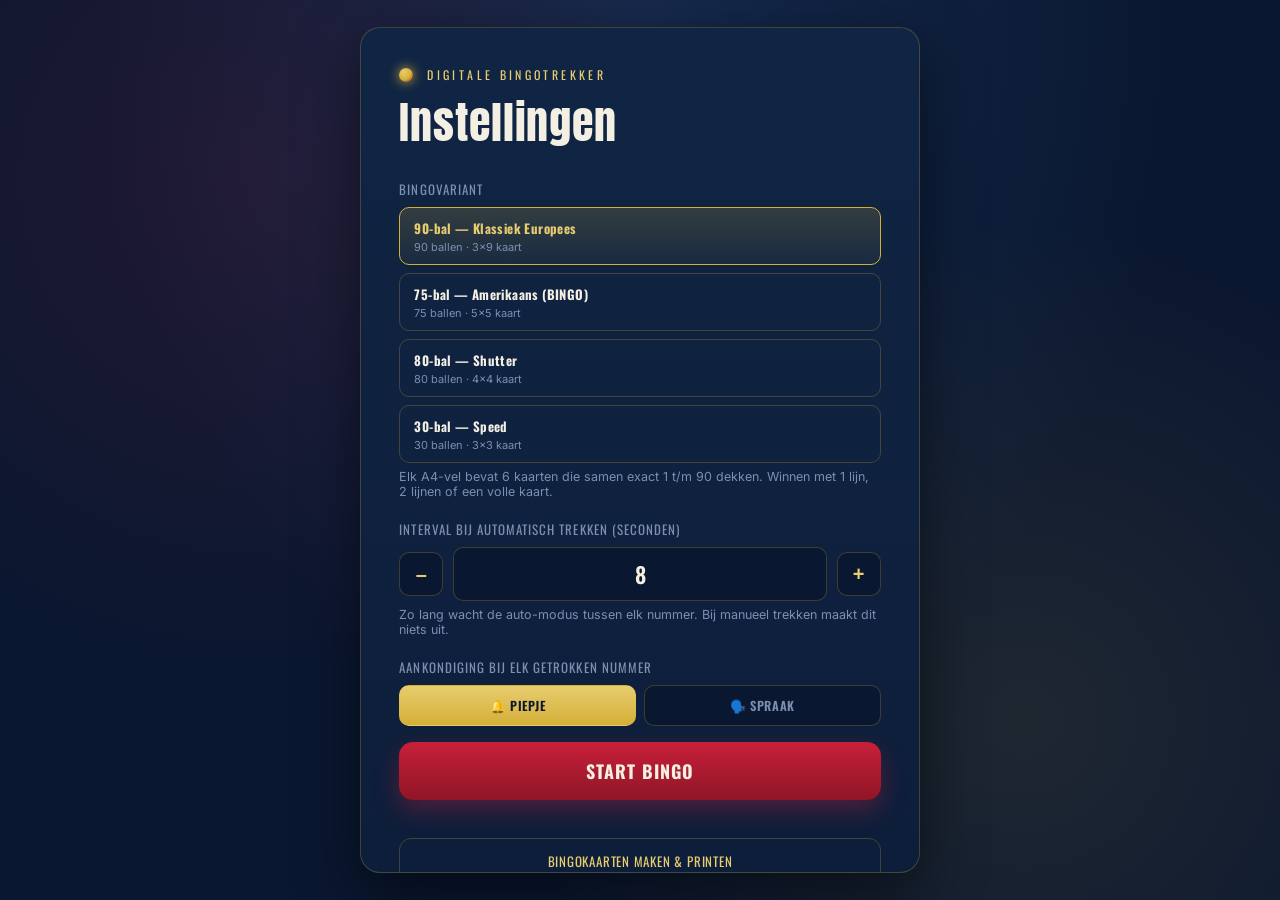
<file: bingo-test/index.html>
<!DOCTYPE html>
<html lang="nl">
<head>
<meta charset="UTF-8">
<meta name="viewport" content="width=device-width, initial-scale=1.0, viewport-fit=cover">
<title>Bingo Trekker 2.0</title>
<link rel="preconnect" href="https://fonts.googleapis.com">
<link href="https://fonts.googleapis.com/css2?family=Anton&family=Inter:wght@400;600;700;800&family=Oswald:wght@500;600;700&display=swap" rel="stylesheet">
<script src="bingo-common.js"></script>
<script src="vendor-jsqr.min.js"></script>
<script src="vendor-qrcode.min.js"></script>
<style>
  :root{
    --navy-deep: #0a1730;
    --navy-panel: #102544;
    --navy-panel-2: #0d1e3a;
    --red: #c8203a;
    --red-dark: #8f1526;
    --gold: #d4af37;
    --gold-soft: #e8cd6f;
    --cream: #f4efe3;
    --muted: #7c8fae;
    --line: rgba(212,175,55,0.25);
    --green: #2fae66;
  }
  *{box-sizing:border-box; -webkit-tap-highlight-color: transparent;}
  html,body{
    margin:0; padding:0; height:100%;
    background: radial-gradient(ellipse at 50% 0%, #142a4d 0%, var(--navy-deep) 60%);
    color: var(--cream);
    font-family:'Inter', sans-serif;
    overflow-y:auto;
  }
  #app{ width:100vw; height:100vh; display:flex; }

  /* ---------- Portrait hint ---------- */
  #rotateHint{
    display:none;
    position:fixed; inset:0; z-index:999;
    background: var(--navy-deep);
    color:var(--cream);
    flex-direction:column; align-items:center; justify-content:center;
    text-align:center; gap:16px; padding:32px;
  }
  #rotateHint svg{ width:64px; height:64px; animation: rotatePulse 1.6s ease-in-out infinite; }
  @keyframes rotatePulse{ 0%,100%{transform:rotate(0deg);} 50%{transform:rotate(90deg);} }
  @media (orientation: portrait) and (max-width: 900px){
    #rotateHint{ display:flex; }
    #app{ display:none; }
  }

  /* ---------- Settings screen ---------- */
  #settingsScreen{
    width:100%; height:100%;
    display:flex; align-items:center; justify-content:center;
    overflow-y:auto;
    background:
      radial-gradient(circle at 20% 20%, rgba(200,32,58,0.12), transparent 40%),
      radial-gradient(circle at 80% 80%, rgba(212,175,55,0.10), transparent 40%);
  }
  .settings-card{
    width:min(560px, 90vw);
    max-height:94vh;
    overflow-y:auto;
    margin: 8px 0;
    background: linear-gradient(180deg, var(--navy-panel), var(--navy-panel-2));
    border:1px solid var(--line);
    border-radius:20px;
    padding:clamp(16px,3vw,40px);
    box-shadow: 0 20px 60px rgba(0,0,0,0.5);
  }
  @media (max-height: 480px){
    .brand{ margin-bottom:2px; }
    .brand .dot{ width:10px; height:10px; }
    .brand span{ font-size:10px; }
    h1{ font-size: clamp(20px,4vw,28px); margin: 4px 0 12px 0; }
    .field{ margin-bottom:10px; }
    .field label{ font-size:11px; margin-bottom:4px; }
    .field .hint{ font-size:11px; margin-top:3px; }
    .num-input button{ width:36px; height:36px; font-size:17px; }
    input[type=number]{ font-size:18px; padding:7px 6px; }
    .start-btn{ padding:12px; font-size:15px; margin-top:4px; }
  }
  .brand{
    display:flex; align-items:center; gap:14px; margin-bottom:6px;
  }
  .brand .dot{
    width:14px; height:14px; border-radius:50%;
    background: radial-gradient(circle at 35% 30%, var(--gold-soft), var(--gold) 55%, var(--red-dark) 100%);
    box-shadow: 0 0 12px var(--gold);
  }
  .brand span{
    font-family:'Oswald', sans-serif; letter-spacing:0.28em; font-size:12px;
    color:var(--gold-soft); text-transform:uppercase;
  }
  h1{
    font-family:'Anton', sans-serif;
    font-weight:400;
    font-size:clamp(28px,4.5vw,44px);
    letter-spacing:0.02em;
    margin: 6px 0 24px 0;
    color: var(--cream);
  }
  .field{ margin-bottom:20px; }
  .field label{
    display:block; font-family:'Oswald', sans-serif; font-size:13px;
    letter-spacing:0.08em; text-transform:uppercase; color:var(--muted); margin-bottom:8px;
  }
  .field .hint{ font-size:12.5px; color:var(--muted); margin-top:6px; }
  .num-input{
    display:flex; align-items:center; gap:10px;
  }
  .num-input button{
    width:44px; height:44px; border-radius:10px; border:1px solid var(--line);
    background: var(--navy-deep); color:var(--gold-soft); font-size:20px; font-weight:700;
    cursor:pointer;
  }
  .num-input button:active{ transform: scale(0.94); }
  input[type=number]{
    flex:1; text-align:center;
    background: var(--navy-deep);
    border:1px solid var(--line);
    color:var(--cream);
    font-family:'Oswald', sans-serif;
    font-size:22px; font-weight:600;
    border-radius:10px; padding:10px 8px;
    -moz-appearance: textfield;
  }
  input[type=number]::-webkit-outer-spin-button,
  input[type=number]::-webkit-inner-spin-button{ -webkit-appearance:none; margin:0; }
  .start-btn{
    width:100%; margin-top:10px;
    background: linear-gradient(180deg, var(--red) 0%, var(--red-dark) 100%);
    color:var(--cream);
    border:none; border-radius:14px;
    padding:16px; font-family:'Oswald', sans-serif; font-weight:700;
    font-size:18px; letter-spacing:0.06em; text-transform:uppercase;
    cursor:pointer;
    box-shadow: 0 10px 24px rgba(200,32,58,0.35);
  }
  .start-btn:active{ transform: scale(0.98); }
  .error{ color:#ff8484; font-size:13px; margin-top:8px; min-height:16px; }

  /* ---------- Game screen ---------- */
  #gameScreen{ display:none; width:100%; height:100%; }
  #gameScreen.active{ display:flex; }

  .left-panel{
    width:44%; height:100%;
    display:flex; flex-direction:column; align-items:center; justify-content:center;
    gap: clamp(10px, 2vh, 22px);
    padding: 3vh 2vw;
    position:relative;
    overflow-y:auto;
    border-right: 1px solid var(--line);
    background: radial-gradient(ellipse at 50% 35%, rgba(200,32,58,0.10), transparent 55%);
  }

  .cage{
    position:relative;
    width: clamp(180px, 30vh, 340px);
    aspect-ratio: 1 / 1;
    flex-shrink: 0;
    border-radius:50%;
    display:flex; align-items:center; justify-content:center;
    box-shadow: inset 0 0 40px rgba(0,0,0,0.5);
  }
  .ring-svg{
    position:absolute; inset:0; width:100%; height:100%;
    transform: rotate(-90deg);
    filter: drop-shadow(0 0 6px rgba(212,175,55,0.25));
  }
  .ring-track{ fill:none; stroke: rgba(212,175,55,0.18); stroke-width:3; }
  .ring-progress{
    fill:none; stroke: var(--gold); stroke-width:4; stroke-linecap:round;
    stroke-dasharray: 289.03; stroke-dashoffset:0;
  }
  .ball{
    width: 78%; height:78%;
    aspect-ratio: 1 / 1;
    border-radius:50%;
    background: radial-gradient(circle at 32% 28%, #ff5b6e 0%, var(--red) 45%, var(--red-dark) 100%);
    display:flex; align-items:center; justify-content:center;
    box-shadow: 0 14px 30px rgba(0,0,0,0.55), inset -8px -8px 20px rgba(0,0,0,0.35), inset 8px 8px 16px rgba(255,255,255,0.15);
    transition: transform 0.25s ease;
  }
  .ball.pop{ animation: ballPop 0.55s ease; }
  @keyframes ballPop{
    0%{ transform: scale(0.4) rotate(-15deg); opacity:0; }
    55%{ transform: scale(1.12) rotate(8deg); opacity:1; }
    75%{ transform: scale(0.96) rotate(-3deg); }
    100%{ transform: scale(1) rotate(0deg); }
  }
  .ball-number{
    font-family:'Anton', sans-serif;
    font-size: clamp(48px, 11vh, 130px);
    color: var(--cream);
    text-shadow: 0 3px 0 rgba(0,0,0,0.4);
    line-height:1;
  }
  .ball-placeholder{
    font-family:'Oswald', sans-serif;
    font-size: clamp(16px, 2.4vh, 22px);
    color: rgba(244,239,227,0.75);
    letter-spacing:0.05em;
    text-align:center;
    padding: 0 10%;
  }

  .status-line{
    font-family:'Oswald', sans-serif;
    font-size: clamp(13px, 1.7vh, 16px);
    color: var(--gold-soft);
    letter-spacing:0.1em; text-transform:uppercase;
    text-align:center;
    min-height: 20px;
  }

  .trail{
    display:flex; gap:10px; align-items:center; justify-content:center; flex-wrap:wrap;
    max-width: 90%;
  }
  .trail .chip{
    width:38px; height:38px; border-radius:50%;
    display:flex; align-items:center; justify-content:center;
    background: var(--navy-panel);
    border:1px solid var(--line);
    font-family:'Oswald', sans-serif; font-weight:600; font-size:14px;
    color: var(--gold-soft);
  }

  .controls{
    display:flex; gap:12px; flex-wrap:wrap; justify-content:center;
    width:100%;
  }
  .btn{
    flex:1 1 auto; min-width:120px;
    font-family:'Oswald', sans-serif; font-weight:700; letter-spacing:0.05em; text-transform:uppercase;
    font-size: clamp(13px, 1.8vh, 16px);
    padding: clamp(10px,1.6vh,16px) 14px;
    border-radius: 12px; border:1px solid var(--line);
    background: var(--navy-panel);
    color: var(--cream);
    cursor:pointer;
  }
  .btn:active{ transform: scale(0.97); }
  .btn.primary{
    background: linear-gradient(180deg, var(--red), var(--red-dark));
    border-color: transparent;
    box-shadow: 0 8px 20px rgba(200,32,58,0.3);
  }
  .btn.gold{
    background: linear-gradient(180deg, var(--gold-soft), var(--gold));
    color: var(--navy-deep);
    border-color: transparent;
  }
  .btn.ghost{
    background: transparent;
  }
  .btn[disabled]{ opacity:0.4; cursor:not-allowed; }
  .btn.auto-on{
    background: linear-gradient(180deg, #2fae66, #1c7e47);
    border-color: transparent;
  }

  .right-panel{
    width:56%; height:100%;
    display:flex; flex-direction:column;
    padding: clamp(12px,2vh,24px) clamp(14px,2vw,28px);
  }
  .right-header{
    display:flex; align-items:baseline; justify-content:space-between; margin-bottom: 12px;
  }
  .right-header h2{
    font-family:'Oswald', sans-serif; font-size: clamp(14px,1.8vh,18px);
    letter-spacing:0.1em; text-transform:uppercase; color:var(--gold-soft); margin:0; font-weight:600;
  }
  .right-header .count{
    font-family:'Oswald', sans-serif; font-size: clamp(12px,1.5vh,15px); color:var(--muted);
  }
  .grid-wrap{
    flex:1;
    overflow:hidden;
    display:flex;
    padding-right:4px;
  }
  #numberGrid{
    display:grid;
    margin:auto;
    justify-content:center;
    align-content:center;
  }
  .cell{
    display:flex; align-items:center; justify-content:center;
    border-radius:8px;
    border:1px solid var(--line);
    background: rgba(16,37,68,0.5);
    color: var(--muted);
    font-family:'Oswald', sans-serif; font-weight:600;
    transition: all 0.25s ease;
  }
  .cell.called{
    background: linear-gradient(180deg, var(--gold-soft), var(--gold));
    color: var(--navy-deep);
    border-color: transparent;
    box-shadow: 0 4px 10px rgba(212,175,55,0.35);
  }
  .cell.current{
    outline: 2px solid var(--red);
    outline-offset:2px;
    animation: cellFlash 0.6s ease;
  }
  @keyframes cellFlash{ 0%{ transform: scale(0.8);} 60%{transform: scale(1.15);} 100%{transform:scale(1);} }

  ::-webkit-scrollbar{ width:8px; }
  ::-webkit-scrollbar-thumb{ background: var(--line); border-radius:8px; }

  /* ---------- Kaarten-link op instellingenscherm ---------- */
  .cards-link{
    display:block; text-align:center; margin-top:14px;
    font-family:'Oswald', sans-serif; font-size:13px; letter-spacing:0.06em; text-transform:uppercase;
    color: var(--gold-soft); text-decoration:none; border:1px solid var(--line); border-radius:12px; padding:12px;
  }
  .cards-link:active{ transform: scale(0.98); }

  /* ---------- Check-modal ---------- */
  #checkOverlay{
    display:none; position:fixed; inset:0; z-index:600;
    background: rgba(6,13,26,0.82);
    align-items:center; justify-content:center; padding:16px;
  }
  #checkOverlay.active{ display:flex; }
  .check-card{
    width:min(440px, 94vw); max-height:94vh; overflow-y:auto;
    background: linear-gradient(180deg, var(--navy-panel), var(--navy-panel-2));
    border:1px solid var(--line); border-radius:20px;
    padding: clamp(16px,3vw,26px);
    box-shadow: 0 20px 60px rgba(0,0,0,0.55);
  }
  .check-header{ display:flex; align-items:center; justify-content:space-between; margin-bottom:14px; }
  .check-header h3{ font-size:20px; color:var(--cream); }
  .check-close{
    width:34px; height:34px; border-radius:50%; border:1px solid var(--line);
    background: var(--navy-deep); color:var(--gold-soft); font-size:18px; cursor:pointer;
  }
  .check-tabs{ display:flex; gap:8px; margin-bottom:16px; }
  .check-tab{
    flex:1; text-align:center; padding:10px; border-radius:10px; border:1px solid var(--line);
    background: var(--navy-deep); color:var(--muted);
    font-family:'Oswald', sans-serif; font-weight:600; font-size:12.5px; letter-spacing:0.05em; text-transform:uppercase;
    cursor:pointer;
  }
  .check-tab.active{ background: linear-gradient(180deg, var(--gold-soft), var(--gold)); color:var(--navy-deep); border-color:transparent; }

  .scan-video-wrap{
    position:relative; width:100%; aspect-ratio:1/1; border-radius:16px; overflow:hidden;
    background:#000; border:2px solid var(--gold); margin-bottom:14px;
  }
  .scan-video-wrap video{ width:100%; height:100%; object-fit:cover; }
  .scan-frame{
    position:absolute; inset:12%; border:2px dashed var(--gold-soft); border-radius:12px; pointer-events:none;
  }
  .scan-hint{ text-align:center; font-size:13px; color:var(--muted); margin-bottom:6px; }

  .result-box{
    border-radius:14px; padding:18px; text-align:center; margin-bottom:14px;
    border:1px solid var(--line); background: var(--navy-deep);
  }
  .result-box.win{ background: linear-gradient(180deg, rgba(47,174,102,0.25), rgba(47,174,102,0.08)); border-color: var(--green); }
  .result-title{ font-family:'Anton', sans-serif; font-size:26px; margin-bottom:8px; }
  .result-rows{ display:flex; gap:10px; justify-content:center; font-family:'Oswald',sans-serif; font-size:13px; }
  .result-rows span{ padding:6px 10px; border-radius:8px; border:1px solid var(--line); color:var(--muted); }
  .result-rows span.ok{ color: var(--navy-deep); background: var(--gold); border-color:transparent; }

  .check-grid{
    display:grid; grid-template-columns: repeat(9, minmax(0,1fr)); gap:3px;
    margin-top: 14px; width:100%;
  }
  .check-cell{
    aspect-ratio:1/1; display:flex; align-items:center; justify-content:center;
    border-radius:4px; font-family:'Oswald',sans-serif; font-weight:700;
    font-size: clamp(9px, 2.6vw, 13px); min-width:0; min-height:0; box-sizing:border-box;
  }
  .check-cell.empty{ background:transparent; }
  .check-cell.hit{ background: linear-gradient(180deg, #4ad080, var(--green)); color:#0a1730; }
  .check-cell.miss{ background: linear-gradient(180deg, #ff5b6e, var(--red-dark)); color:#fff; }

  .variant-select{ display:flex; flex-direction:column; gap:8px; }
  .variant-opt{
    text-align:left; padding:10px 14px; border-radius:10px;
    border:1px solid var(--line); background:transparent; color:var(--cream); cursor:pointer;
    font-family:'Oswald',sans-serif;
  }
  .variant-opt .v-title{ font-weight:700; font-size:13px; letter-spacing:0.03em; }
  .variant-opt .v-sub{ font-size:11px; color:var(--muted); margin-top:2px; font-family:'Inter',sans-serif; }
  .variant-opt.active{ border-color: var(--gold); background: linear-gradient(180deg, rgba(212,175,55,0.18), rgba(212,175,55,0.05)); }
  .variant-opt.active .v-title{ color: var(--gold-soft); }

  #speechOverlay{
    display:none; position:fixed; inset:0; z-index:610;
    background: rgba(6,13,26,0.82);
    align-items:center; justify-content:center; padding:16px;
  }
  #speechOverlay.active{ display:flex; }

  .lang-grid{ display:flex; flex-wrap:wrap; gap:8px; }
  .lang-btn{
    flex:1 1 28%; min-width:88px; text-align:center; padding:9px 8px; border-radius:10px;
    border:1px solid var(--line); background:var(--navy-deep); color:var(--muted);
    font-family:'Oswald',sans-serif; font-weight:600; font-size:12px; cursor:pointer;
  }
  .lang-btn.active{ background: linear-gradient(180deg, var(--gold-soft), var(--gold)); color:var(--navy-deep); border-color:transparent; }
  .voice-select{
    width:100%; padding:10px; border-radius:10px; border:1px solid var(--line);
    background:var(--navy-deep); color:var(--cream); font-size:13.5px;
  }
  .speech-config-link{
    display:inline-block; margin-top:8px; font-size:12.5px; color:var(--gold-soft);
    text-decoration:none; border-bottom:1px dashed var(--gold-soft);
  }

  #qrStateBox{ display:flex; flex-direction:column; align-items:center; gap:12px; }
  #qrStateCanvas{ background:#fff; padding:14px; border-radius:14px; }
  #qrStateCount{ font-family:'Oswald', sans-serif; color:var(--gold-soft); font-size:14px; letter-spacing:0.05em; text-transform:uppercase; }

  /* ---------- Reset confirmation modal ---------- */
  #resetOverlay, #rangeResetOverlay{
    display:none;
    position:fixed; inset:0; z-index:500;
    background: rgba(6,13,26,0.72);
    align-items:center; justify-content:center;
    padding: 20px;
  }
  #resetOverlay.active, #rangeResetOverlay.active{ display:flex; }
  .confirm-card{
    width:min(420px, 92vw);
    background: linear-gradient(180deg, var(--navy-panel), var(--navy-panel-2));
    border:1px solid var(--line);
    border-radius:18px;
    padding: clamp(20px,3vw,32px);
    box-shadow: 0 20px 60px rgba(0,0,0,0.55);
    text-align:center;
  }
  .confirm-card h3{
    font-family:'Anton', sans-serif; font-weight:400;
    font-size: clamp(20px,3vw,26px);
    margin: 0 0 10px 0;
    color: var(--cream);
  }
  .confirm-card p{
    font-family:'Inter', sans-serif;
    font-size: 14.5px;
    color: var(--muted);
    margin: 0 0 22px 0;
    line-height:1.5;
  }
  .confirm-actions{
    display:flex; flex-direction:column; align-items:center; gap:12px;
  }
  .confirm-no{
    width:100%;
    background: linear-gradient(180deg, var(--gold-soft), var(--gold));
    color: var(--navy-deep);
    border:none; border-radius:14px;
    padding:16px; font-family:'Oswald', sans-serif; font-weight:700;
    font-size:17px; letter-spacing:0.06em; text-transform:uppercase;
    cursor:pointer;
  }
  .confirm-no:active{ transform: scale(0.98); }
  .confirm-yes{
    background: transparent;
    color: var(--muted);
    border:1px solid var(--line); border-radius:10px;
    padding:8px 18px; font-family:'Oswald', sans-serif; font-weight:600;
    font-size:12.5px; letter-spacing:0.05em; text-transform:uppercase;
    cursor:pointer;
  }
  .confirm-yes:active{ transform: scale(0.96); }
</style>
</head>
<body>

<div id="rotateHint">
  <svg viewBox="0 0 24 24" fill="none" stroke="#d4af37" stroke-width="1.6"><rect x="6" y="2" width="12" height="20" rx="2"/><line x1="12" y1="18" x2="12" y2="18.01"/></svg>
  <div style="font-family:'Oswald',sans-serif; font-size:16px; letter-spacing:0.06em; text-transform:uppercase;">Draai je toestel naar landschap</div>
  <div style="color:#7c8fae; font-size:13px;">Deze bingo trekker is gemaakt voor een breed scherm (telefoon liggend, tablet of TV).</div>
</div>

<div id="app">

  <!-- SETTINGS -->
  <div id="settingsScreen">
    <div class="settings-card">
      <div class="brand"><div class="dot"></div><span>Digitale bingotrekker</span></div>
      <h1>Instellingen</h1>

      <div class="field">
        <label>Bingovariant</label>
        <div class="variant-select" id="variantSelect"></div>
        <div class="hint" id="variantHint"></div>
      </div>

      <div class="field">
        <label for="interval">Interval bij automatisch trekken (seconden)</label>
        <div class="num-input">
          <button type="button" id="intMinus">–</button>
          <input type="number" id="interval" value="8" min="2" max="120">
          <button type="button" id="intPlus">+</button>
        </div>
        <div class="hint">Zo lang wacht de auto-modus tussen elk nummer. Bij manueel trekken maakt dit niets uit.</div>
      </div>

      <div class="field" style="margin-bottom:6px;">
        <label>Aankondiging bij elk getrokken nummer</label>
        <div class="check-tabs" style="margin-bottom:0;">
          <div class="check-tab active" id="modeBeepTab">🔔 Piepje</div>
          <div class="check-tab" id="modeSpeechTab">🗣️ Spraak</div>
        </div>
        <a href="#" class="speech-config-link" id="speechConfigLink" style="display:none;">Spraak instellen (taal, stijl, stem) →</a>
      </div>

      <button class="start-btn" id="startBtn">Start bingo</button>
      <div class="error" id="settingsError"></div>
      <a href="cards.html" class="cards-link">Bingokaarten maken &amp; printen</a>
    </div>
  </div>

  <!-- GAME -->
  <div id="gameScreen">
    <div class="left-panel">
      <div class="status-line" id="statusLine">Klaar om te trekken</div>
      <div class="cage">
        <svg class="ring-svg" viewBox="0 0 100 100">
          <circle class="ring-track" cx="50" cy="50" r="46"></circle>
          <circle class="ring-progress" id="ringProgress" cx="50" cy="50" r="46"></circle>
        </svg>
        <div class="ball" id="ball"><div class="ball-number" id="ballNumber"></div><div class="ball-placeholder" id="ballPlaceholder">Druk op trek of start auto</div></div>
      </div>
      <div class="trail" id="trail"></div>
      <div class="controls">
        <button class="btn primary" id="drawBtn">Trek nummer</button>
        <button class="btn gold" id="autoBtn">Auto starten</button>
      </div>
      <div class="controls">
        <button class="btn ghost" id="resetBtn">Spel resetten</button>
        <button class="btn ghost" id="checkBtn">Check</button>
        <button class="btn ghost" id="backBtn">Instellingen</button>
      </div>
    </div>
    <div class="right-panel">
      <div class="right-header">
        <h2>Getrokken nummers</h2>
        <div class="count" id="countLabel">0 / 75</div>
      </div>
      <div class="grid-wrap"><div id="numberGrid"></div></div>
    </div>
  </div>

</div>

<div id="resetOverlay">
  <div class="confirm-card">
    <h3>Spel resetten?</h3>
    <p>Weet je het zeker? Alle al getrokken nummers gaan terug in de pot en het spel begint opnieuw.</p>
    <div class="confirm-actions">
      <button class="confirm-no" id="confirmNo">Nee, verdergaan</button>
      <button class="confirm-yes" id="confirmYes">Ja, resetten</button>
    </div>
  </div>
</div>

<div id="rangeResetOverlay">
  <div class="confirm-card">
    <h3>Aantal nummers aangepast</h3>
    <p>Je hebt het bereik gewijzigd. Dit start het spel opnieuw — alle al getrokken nummers gaan verloren. Zeker weten?</p>
    <div class="confirm-actions">
      <button class="confirm-no" id="rangeConfirmNo">Nee, terug</button>
      <button class="confirm-yes" id="rangeConfirmYes">Ja, spel herstarten</button>
    </div>
  </div>
</div>

<div id="checkOverlay">
  <div class="check-card">
    <div class="check-header">
      <h3>Kaart checken</h3>
      <button class="check-close" id="checkClose">&times;</button>
    </div>
    <div class="check-tabs">
      <div class="check-tab active" id="tabCode">Code intypen</div>
      <div class="check-tab" id="tabState">Trekking-QR / link</div>
    </div>

    <div id="codePane">
      <div class="field" style="margin-bottom:14px;">
        <label for="codeInput">Code onder de kaart</label>
        <input type="text" id="codeInput" placeholder="bv. K3F9P2-04" style="width:100%; text-transform:uppercase;">
      </div>
      <button class="btn gold" id="codeCheckBtn" style="width:100%;">Check</button>
      <div id="codeResult"></div>
      <button id="codeRefreshBtn" type="button" class="btn" style="width:100%; margin-top:10px; display:none;">🔄 Vernieuwen (check opnieuw tegen huidige stand)</button>
      <div class="scan-hint" style="margin-top:16px;">
        Liever de QR-code op de kaart zelf scannen? Gebruik <a href="scan.html" target="_blank" style="color:var(--gold-soft);">de scanner</a> op je eigen telefoon — dan blijft dit trekkerscherm gewoon zichtbaar voor iedereen.
      </div>
    </div>

    <div id="statePane" style="display:none;">
      <div id="qrStateBox">
        <canvas id="qrStateCanvas"></canvas>
        <div id="qrStateCount">0 nummers getrokken</div>
        <div class="scan-hint">Scan deze QR met <a href="scan.html" target="_blank" style="color:var(--gold-soft);">de scanner</a> op een los toestel, of deel de link hieronder (handiger dan een schermfoto scannen).</div>
        <button class="btn gold" id="copyStateLinkBtn" style="margin-top:10px;">Link kopiëren</button>
        <div class="scan-hint" id="stateLinkHint" style="margin-top:8px;"></div>
      </div>
    </div>
  </div>
</div>

<div id="speechOverlay">
  <div class="check-card">
    <div class="check-header">
      <h3>Spraak instellen</h3>
      <button class="check-close" id="speechClose">&times;</button>
    </div>

    <div class="field">
      <label>Taal / accent</label>
      <div class="lang-grid" id="speechLangGrid"></div>
    </div>

    <div class="field">
      <label>Uitspraakstijl</label>
      <div class="check-tabs">
        <div class="check-tab" id="speechStyleTogether">Aan elkaar<br><span style="font-size:10px; text-transform:none; letter-spacing:0;">"vierenzeventig"</span></div>
        <div class="check-tab" id="speechStyleDigits">Los per cijfer<br><span style="font-size:10px; text-transform:none; letter-spacing:0;">"zeven — vier"</span></div>
      </div>
    </div>

    <div class="field" style="margin-bottom:12px;">
      <label for="speechVoiceSelect">Stem</label>
      <select id="speechVoiceSelect" class="voice-select"></select>
      <div class="hint" id="speechVoiceHint" style="margin-top:6px;"></div>
    </div>

    <button class="btn gold" id="speechPreviewBtn" style="width:100%;">🔊 Test met een voorbeeldgetal</button>
  </div>
</div>

<script>
(function(){
  const variantSelect = document.getElementById('variantSelect');
  const variantHint = document.getElementById('variantHint');
  const intInput = document.getElementById('interval');
  const intMinus = document.getElementById('intMinus');
  const intPlus = document.getElementById('intPlus');
  const startBtn = document.getElementById('startBtn');
  const settingsError = document.getElementById('settingsError');
  const modeBeepTab = document.getElementById('modeBeepTab');
  const modeSpeechTab = document.getElementById('modeSpeechTab');
  const speechConfigLink = document.getElementById('speechConfigLink');
  const speechOverlay = document.getElementById('speechOverlay');
  const speechClose = document.getElementById('speechClose');
  const speechLangGrid = document.getElementById('speechLangGrid');
  const speechStyleTogether = document.getElementById('speechStyleTogether');
  const speechStyleDigits = document.getElementById('speechStyleDigits');
  const speechVoiceSelect = document.getElementById('speechVoiceSelect');
  const speechVoiceHint = document.getElementById('speechVoiceHint');
  const speechPreviewBtn = document.getElementById('speechPreviewBtn');

  const settingsScreen = document.getElementById('settingsScreen');
  const gameScreen = document.getElementById('gameScreen');
  const numberGrid = document.getElementById('numberGrid');
  const countLabel = document.getElementById('countLabel');
  const ball = document.getElementById('ball');
  const ballNumber = document.getElementById('ballNumber');
  const ballPlaceholder = document.getElementById('ballPlaceholder');
  const statusLine = document.getElementById('statusLine');
  const trail = document.getElementById('trail');
  const drawBtn = document.getElementById('drawBtn');
  const autoBtn = document.getElementById('autoBtn');
  const resetBtn = document.getElementById('resetBtn');
  const backBtn = document.getElementById('backBtn');
  const ringProgress = document.getElementById('ringProgress');
  const resetOverlay = document.getElementById('resetOverlay');
  const confirmYes = document.getElementById('confirmYes');
  const confirmNo = document.getElementById('confirmNo');
  const rangeResetOverlay = document.getElementById('rangeResetOverlay');
  const rangeConfirmYes = document.getElementById('rangeConfirmYes');
  const rangeConfirmNo = document.getElementById('rangeConfirmNo');

  const checkBtn = document.getElementById('checkBtn');
  const checkOverlay = document.getElementById('checkOverlay');
  const checkClose = document.getElementById('checkClose');
  const tabCode = document.getElementById('tabCode');
  const tabState = document.getElementById('tabState');
  const codePane = document.getElementById('codePane');
  const statePane = document.getElementById('statePane');
  const codeInput = document.getElementById('codeInput');
  const codeCheckBtn = document.getElementById('codeCheckBtn');
  const codeResult = document.getElementById('codeResult');
  const codeRefreshBtn = document.getElementById('codeRefreshBtn');
  const qrStateCanvas = document.getElementById('qrStateCanvas');
  const qrStateCount = document.getElementById('qrStateCount');
  const copyStateLinkBtn = document.getElementById('copyStateLinkBtn');
  const stateLinkHint = document.getElementById('stateLinkHint');

  let midGameEdit = false;   // true wanneer we via 'Instellingen' vanuit een actief spel kwamen
  let pendingMax = null;
  let pendingInterval = null;
  let pendingVariantId = null;

  let currentVariantId = DEFAULT_VARIANT_ID;
  let selectedVariantId = currentVariantId;
  try{
    const savedVariant = localStorage.getItem('bingo2-variant');
    if(savedVariant && BINGO_VARIANTS[savedVariant]){ currentVariantId = savedVariant; selectedVariantId = savedVariant; }
  }catch(e){}

  Object.values(BINGO_VARIANTS).forEach(v => {
    const btn = document.createElement('button');
    btn.type = 'button';
    btn.className = 'variant-opt';
    btn.dataset.variant = v.id;
    btn.innerHTML = '<div class="v-title">' + v.label + '</div><div class="v-sub">' + v.totalBalls + ' ballen \u00b7 ' + v.rows + 'x' + v.cols + ' kaart</div>';
    btn.onclick = () => selectSettingsVariant(v.id);
    variantSelect.appendChild(btn);
  });
  function selectSettingsVariant(id){
    selectedVariantId = id;
    variantSelect.querySelectorAll('.variant-opt').forEach(b => b.classList.toggle('active', b.dataset.variant === id));
    variantHint.textContent = BINGO_VARIANTS[id].description;
    try{ localStorage.setItem('bingo2-variant', id); }catch(e){}
  }
  selectSettingsVariant(selectedVariantId);

  const RING_R = 46;
  const RING_C = 2 * Math.PI * RING_R;
  let cdRAF = null, cdStartTs = 0;

  function lerpColor(p){
    const from = [47,174,102];  // groen
    const to   = [200,32,58];   // rood
    const r = Math.round(from[0] + (to[0]-from[0]) * p);
    const g = Math.round(from[1] + (to[1]-from[1]) * p);
    const b = Math.round(from[2] + (to[2]-from[2]) * p);
    return `rgb(${r},${g},${b})`;
  }

  function setRingIdle(){
    if(cdRAF){ cancelAnimationFrame(cdRAF); cdRAF = null; }
    ringProgress.style.stroke = 'var(--gold)';
    ringProgress.style.strokeDashoffset = '0';
  }

  function cdTick(now){
    if(!autoTimer){ setRingIdle(); return; }
    const elapsed = now - cdStartTs;
    const progress = Math.min(elapsed / (intervalSec*1000), 1);
    ringProgress.style.strokeDashoffset = (progress * RING_C).toFixed(2);
    ringProgress.style.stroke = lerpColor(progress);
    if(progress < 1){ cdRAF = requestAnimationFrame(cdTick); }
  }

  function startCountdownCycle(){
    if(cdRAF){ cancelAnimationFrame(cdRAF); }
    ringProgress.style.strokeDashoffset = '0';
    ringProgress.style.stroke = lerpColor(0);
    cdStartTs = performance.now();
    cdRAF = requestAnimationFrame(cdTick);
  }

  let maxNumber = BINGO_VARIANTS[currentVariantId].totalBalls;
  let intervalSec = 8;
  let called = new Set();
  let pool = [];
  let poolIndex = 0;
  let autoTimer = null;
  let audioCtx = null;

  function buildPool(){
    pool = Array.from({length: maxNumber}, (_, i) => i + 1);
    // Fisher-Yates shuffle: elke volgorde even waarschijnlijk
    for(let i = pool.length - 1; i > 0; i--){
      const j = Math.floor(Math.random() * (i + 1));
      [pool[i], pool[j]] = [pool[j], pool[i]];
    }
    poolIndex = 0;
  }

  function clampStep(input, min, max, step){
    let v = parseInt(input.value || '0', 10) + step;
    v = Math.max(min, Math.min(max, v));
    input.value = v;
  }
  intMinus.onclick = () => clampStep(intInput, 2, 120, -1);
  intPlus.onclick = () => clampStep(intInput, 2, 120, 1);

  function playPing(){
    if(soundMode !== 'beep') return;
    try{
      if(!audioCtx) audioCtx = new (window.AudioContext || window.webkitAudioContext)();
      const t0 = audioCtx.currentTime;
      const osc = audioCtx.createOscillator();
      const gain = audioCtx.createGain();
      osc.type = 'sine';
      osc.frequency.setValueAtTime(880, t0);
      osc.frequency.exponentialRampToValueAtTime(1320, t0 + 0.12);
      gain.gain.setValueAtTime(0.0001, t0);
      gain.gain.exponentialRampToValueAtTime(0.22, t0 + 0.02);
      gain.gain.exponentialRampToValueAtTime(0.0001, t0 + 0.5);
      osc.connect(gain).connect(audioCtx.destination);
      osc.start(t0);
      osc.stop(t0 + 0.55);
    }catch(e){}
  }

  /* ---------- Spraak: taal/stijl-opties en stemmen ---------- */
  const SPEECH_LANGS = [
    { key:'nl-NL', label:'Nederlands' },
    { key:'nl-BE', label:'Vlaams' },
    { key:'en-GB', label:'Engels (UK)' },
    { key:'en-US', label:'Engels (US)' },
    { key:'fr-FR', label:'Frans' },
    { key:'de-DE', label:'Duits' },
  ];
  const DIGIT_WORDS = {
    nl: ['nul','een','twee','drie','vier','vijf','zes','zeven','acht','negen'],
    en: ['zero','one','two','three','four','five','six','seven','eight','nine'],
    fr: ['zéro','un','deux','trois','quatre','cinq','six','sept','huit','neuf'],
    de: ['null','eins','zwei','drei','vier','fünf','sechs','sieben','acht','neun'],
  };
  const WORD_TABLES = {
    nl: { ones:['nul','een','twee','drie','vier','vijf','zes','zeven','acht','negen','tien','elf','twaalf','dertien','veertien','vijftien','zestien','zeventien','achttien','negentien'],
          tens:{2:'twintig',3:'dertig',4:'veertig',5:'vijftig',6:'zestig',7:'zeventig',8:'tachtig',9:'negentig'}, joiner:'en' },
    en: { ones:['zero','one','two','three','four','five','six','seven','eight','nine','ten','eleven','twelve','thirteen','fourteen','fifteen','sixteen','seventeen','eighteen','nineteen'],
          tens:{2:'twenty',3:'thirty',4:'forty',5:'fifty',6:'sixty',7:'seventy',8:'eighty',9:'ninety'}, joiner:'-' },
    fr: { ones:['zéro','un','deux','trois','quatre','cinq','six','sept','huit','neuf','dix','onze','douze','treize','quatorze','quinze','seize','dix-sept','dix-huit','dix-neuf'],
          tens:{2:'vingt',3:'trente',4:'quarante',5:'cinquante',6:'soixante',7:'soixante-dix',8:'quatre-vingt',9:'quatre-vingt-dix'}, joiner:'-' },
    de: { ones:['null','eins','zwei','drei','vier','fünf','sechs','sieben','acht','neun','zehn','elf','zwölf','dreizehn','vierzehn','fünfzehn','sechzehn','siebzehn','achtzehn','neunzehn'],
          tens:{2:'zwanzig',3:'dreißig',4:'vierzig',5:'fünfzig',6:'sechzig',7:'siebzig',8:'achtzig',9:'neunzig'}, joiner:'und' },
  };
  function langFamily(bcp47){ return bcp47.split('-')[0]; }
  function numberToWords(n, lang){
    const fam = langFamily(lang);
    const t = WORD_TABLES[fam] || WORD_TABLES.en;
    if(n < 20) return t.ones[n];
    const tensDigit = Math.floor(n/10), onesDigit = n%10;
    const tensWord = t.tens[tensDigit] || '';
    if(onesDigit === 0) return tensWord;
    if(fam === 'nl' || fam === 'de') return t.ones[onesDigit] + t.joiner + tensWord;
    if(fam === 'fr') return tensWord + t.joiner + t.ones[onesDigit];
    return tensWord + t.joiner + t.ones[onesDigit];
  }
  function numberToDigitWords(n, lang){
    const fam = langFamily(lang);
    const words = DIGIT_WORDS[fam] || DIGIT_WORDS.en;
    return String(n).split('').map(d => words[parseInt(d,10)]).join(' ');
  }
  function announceText(n){
    return speechStyle === 'together' ? numberToWords(n, speechLang) : numberToDigitWords(n, speechLang);
  }

  let soundMode = 'beep';
  let speechLang = 'nl-NL';
  let speechStyle = 'together';
  let speechVoiceName = '';
  let allVoices = [];
  try{
    soundMode = localStorage.getItem('bingo2-sound-mode') || 'beep';
    speechLang = localStorage.getItem('bingo2-speech-lang') || 'nl-NL';
    speechStyle = localStorage.getItem('bingo2-speech-style') || 'together';
    speechVoiceName = localStorage.getItem('bingo2-speech-voice') || '';
  }catch(e){}

  function saveSpeechSettings(){
    try{
      localStorage.setItem('bingo2-sound-mode', soundMode);
      localStorage.setItem('bingo2-speech-lang', speechLang);
      localStorage.setItem('bingo2-speech-style', speechStyle);
      localStorage.setItem('bingo2-speech-voice', speechVoiceName);
    }catch(e){}
  }

  function setMode(mode){
    soundMode = mode;
    modeBeepTab.classList.toggle('active', mode === 'beep');
    modeSpeechTab.classList.toggle('active', mode === 'speech');
    speechConfigLink.style.display = mode === 'speech' ? 'inline-block' : 'none';
    saveSpeechSettings();
  }
  modeBeepTab.onclick = () => setMode('beep');
  modeSpeechTab.onclick = () => setMode('speech');
  setMode(soundMode);

  function buildLangGrid(){
    speechLangGrid.innerHTML = '';
    SPEECH_LANGS.forEach(l => {
      const btn = document.createElement('div');
      btn.className = 'lang-btn' + (l.key === speechLang ? ' active' : '');
      btn.textContent = l.label;
      btn.onclick = () => {
        speechLang = l.key;
        speechLangGrid.querySelectorAll('.lang-btn').forEach(b => b.classList.remove('active'));
        btn.classList.add('active');
        populateVoices();
        saveSpeechSettings();
      };
      speechLangGrid.appendChild(btn);
    });
  }
  buildLangGrid();

  function setStyle(style){
    speechStyle = style;
    speechStyleTogether.classList.toggle('active', style === 'together');
    speechStyleDigits.classList.toggle('active', style === 'digits');
    saveSpeechSettings();
  }
  speechStyleTogether.onclick = () => setStyle('together');
  speechStyleDigits.onclick = () => setStyle('digits');
  setStyle(speechStyle);

  function populateVoices(){
    speechVoiceSelect.innerHTML = '';
    let matches = allVoices.filter(v => v.lang.toLowerCase() === speechLang.toLowerCase());
    if(matches.length === 0){
      const fam = langFamily(speechLang);
      matches = allVoices.filter(v => v.lang.toLowerCase().startsWith(fam));
    }
    if(matches.length === 0){
      speechVoiceHint.textContent = 'Geen stem gevonden voor deze taal op dit toestel — het systeem gebruikt dan de standaardstem.';
      const opt = document.createElement('option');
      opt.textContent = '— standaardstem —';
      speechVoiceSelect.appendChild(opt);
      return;
    }
    speechVoiceHint.textContent = matches.length + ' stem(men) gevonden op dit toestel.';
    matches.forEach(v => {
      const opt = document.createElement('option');
      opt.value = v.name;
      opt.textContent = v.name + ' (' + v.lang + ')';
      if(v.name === speechVoiceName) opt.selected = true;
      speechVoiceSelect.appendChild(opt);
    });
  }
  speechVoiceSelect.onchange = () => { speechVoiceName = speechVoiceSelect.value; saveSpeechSettings(); };

  function loadVoices(){
    if(!('speechSynthesis' in window)) return;
    allVoices = speechSynthesis.getVoices();
    populateVoices();
  }
  if('speechSynthesis' in window){
    loadVoices();
    if('onvoiceschanged' in speechSynthesis) speechSynthesis.onvoiceschanged = loadVoices;
  }

  speechConfigLink.onclick = (e) => { e.preventDefault(); speechOverlay.classList.add('active'); };
  speechClose.onclick = () => { speechOverlay.classList.remove('active'); };
  speechOverlay.addEventListener('click', (e) => { if(e.target === speechOverlay) speechOverlay.classList.remove('active'); });
  speechPreviewBtn.onclick = () => { speakNumber(74); };

  function speakNumber(n){
    if(!('speechSynthesis' in window)) return;
    try{
      speechSynthesis.cancel();
      const utter = new SpeechSynthesisUtterance(announceText(n));
      utter.lang = speechLang;
      const chosen = allVoices.find(v => v.name === speechVoiceName);
      if(chosen) utter.voice = chosen;
      speechSynthesis.speak(utter);
    }catch(e){}
  }

  function playAnnounce(n){
    if(soundMode === 'speech') speakNumber(n);
    else playPing();
  }

  function buildGrid(){
    numberGrid.innerHTML = '';
    for(let i=1;i<=maxNumber;i++){
      const cell = document.createElement('div');
      cell.className = 'cell';
      cell.id = 'cell-' + i;
      cell.textContent = i;
      numberGrid.appendChild(cell);
    }
    countLabel.textContent = called.size + ' / ' + maxNumber;
    layoutGrid();
  }

  function layoutGrid(){
    const wrap = numberGrid.parentElement;
    const width = wrap.clientWidth;
    const height = wrap.clientHeight;
    if(width < 10 || height < 10) return; // scherm nog niet zichtbaar/gemeten

    const count = maxNumber;
    const gap = Math.max(3, Math.min(9, Math.round(Math.min(width, height) / 70)));

    let best = { cols: 1, rows: count, size: 0 };
    for(let cols = 1; cols <= count; cols++){
      const rows = Math.ceil(count / cols);
      const cellW = (width - gap * (cols - 1)) / cols;
      const cellH = (height - gap * (rows - 1)) / rows;
      const size = Math.min(cellW, cellH);
      if(size > best.size){ best = { cols, rows, size }; }
    }

    const s = Math.max(4, Math.floor(best.size));
    numberGrid.style.gap = gap + 'px';
    numberGrid.style.gridTemplateColumns = `repeat(${best.cols}, ${s}px)`;
    numberGrid.style.gridTemplateRows = `repeat(${best.rows}, ${s}px)`;
    numberGrid.style.fontSize = Math.max(8, s * 0.38) + 'px';
  }

  let layoutRAF = null;
  function scheduleLayout(){
    if(layoutRAF) cancelAnimationFrame(layoutRAF);
    layoutRAF = requestAnimationFrame(layoutGrid);
  }
  window.addEventListener('resize', scheduleLayout);
  window.addEventListener('orientationchange', scheduleLayout);

  function updateTrail(){
    const arr = Array.from(called).slice(-8);
    trail.innerHTML = '';
    arr.forEach(n => {
      const c = document.createElement('div');
      c.className = 'chip';
      c.textContent = n;
      trail.appendChild(c);
    });
  }

  function drawNumber(){
    if(poolIndex >= pool.length){
      statusLine.textContent = 'Alle nummers zijn getrokken!';
      stopAuto();
      return;
    }
    const n = pool[poolIndex];
    poolIndex++;
    called.add(n);

    document.querySelectorAll('.cell.current').forEach(c => c.classList.remove('current'));
    const cell = document.getElementById('cell-' + n);
    if(cell){ cell.classList.add('called'); cell.classList.add('current'); }

    ballPlaceholder.style.display = 'none';
    ballNumber.textContent = n;
    ball.classList.remove('pop');
    void ball.offsetWidth;
    ball.classList.add('pop');

    playAnnounce(n);
    updateTrail();
    countLabel.textContent = called.size + ' / ' + maxNumber;
    statusLine.textContent = called.size + ' van ' + maxNumber + ' getrokken';

    if(called.size >= maxNumber){
      statusLine.textContent = 'Alle nummers zijn getrokken!';
      stopAuto();
    } else if(autoTimer){
      startCountdownCycle();
    }
  }

  function startAuto(){
    if(autoTimer) return;
    autoBtn.textContent = 'Auto pauzeren';
    autoBtn.classList.add('auto-on');
    statusLine.textContent = 'Auto-modus loopt · ' + called.size + ' van ' + maxNumber + ' getrokken';
    autoTimer = setInterval(drawNumber, intervalSec*1000);
    startCountdownCycle();
  }
  function stopAuto(wasPaused){
    if(autoTimer){ clearInterval(autoTimer); autoTimer = null; }
    autoBtn.textContent = 'Auto starten';
    autoBtn.classList.remove('auto-on');
    setRingIdle();
    if(wasPaused) statusLine.textContent = 'Gepauzeerd · ' + called.size + ' van ' + maxNumber + ' getrokken';
  }

  drawBtn.onclick = () => {
    // Manueel trekken overrulet auto-modus: auto pauzeert automatisch.
    if(autoTimer) stopAuto(true);
    drawNumber();
  };
  autoBtn.onclick = () => { autoTimer ? stopAuto(true) : startAuto(); };

  function performReset(){
    stopAuto();
    setRingIdle();
    called = new Set();
    buildPool();
    ballNumber.textContent = '';
    ballPlaceholder.style.display = 'block';
    statusLine.textContent = 'Klaar om te trekken';
    trail.innerHTML = '';
    buildGrid();
  }

  resetBtn.onclick = () => { resetOverlay.classList.add('active'); };
  confirmYes.onclick = () => { resetOverlay.classList.remove('active'); performReset(); };
  confirmNo.onclick = () => { resetOverlay.classList.remove('active'); };
  resetOverlay.addEventListener('click', (e) => {
    if(e.target === resetOverlay) resetOverlay.classList.remove('active');
  });

  backBtn.onclick = () => {
    stopAuto();
    midGameEdit = true;
    selectSettingsVariant(currentVariantId);
    intInput.value = intervalSec;
    settingsError.textContent = '';
    startBtn.textContent = 'Ga verder';
    gameScreen.classList.remove('active');
    settingsScreen.style.display = 'flex';
  };

  startBtn.onclick = () => {
    const m = BINGO_VARIANTS[selectedVariantId].totalBalls;
    const iv = parseInt(intInput.value, 10);
    if(!iv || iv < 2 || iv > 120){ settingsError.textContent = 'Kies een geldig interval (2 t/m 120 seconden).'; return; }
    settingsError.textContent = '';

    if(midGameEdit){
      if(selectedVariantId !== currentVariantId){
        // Variant gewijzigd tijdens een lopend spel -> eerst bevestigen, want dit reset alles.
        pendingMax = m;
        pendingVariantId = selectedVariantId;
        pendingInterval = iv;
        rangeResetOverlay.classList.add('active');
        return;
      }
      // Alleen de snelheid (interval) is aangepast: gewoon toepassen, spel blijft ongewijzigd.
      intervalSec = iv;
      midGameEdit = false;
      settingsScreen.style.display = 'none';
      gameScreen.classList.add('active');
      scheduleLayout();
      return;
    }

    // Volledig nieuw spel (eerste start, of na een reset vanaf het settingsscherm).
    currentVariantId = selectedVariantId;
    maxNumber = m;
    intervalSec = iv;
    called = new Set();
    buildPool();
    ballNumber.textContent = '';
    ballPlaceholder.style.display = 'block';
    statusLine.textContent = 'Klaar om te trekken';
    trail.innerHTML = '';
    settingsScreen.style.display = 'none';
    gameScreen.classList.add('active');
    buildGrid();
    setRingIdle();
    try{ audioCtx = new (window.AudioContext || window.webkitAudioContext)(); }catch(e){}
    if(soundMode === 'speech' && 'speechSynthesis' in window){
      try{
        const unlock = new SpeechSynthesisUtterance(' ');
        unlock.volume = 0;
        speechSynthesis.speak(unlock);
      }catch(e){}
    }
  };

  rangeConfirmYes.onclick = () => {
    rangeResetOverlay.classList.remove('active');
    currentVariantId = pendingVariantId;
    maxNumber = pendingMax;
    intervalSec = pendingInterval;
    called = new Set();
    buildPool();
    ballNumber.textContent = '';
    ballPlaceholder.style.display = 'block';
    statusLine.textContent = 'Klaar om te trekken';
    trail.innerHTML = '';
    midGameEdit = false;
    settingsScreen.style.display = 'none';
    gameScreen.classList.add('active');
    buildGrid();
    setRingIdle();
  };
  function cancelRangeChange(){
    rangeResetOverlay.classList.remove('active');
    selectSettingsVariant(currentVariantId); // selectie terugzetten naar de huidige spelwaarde
    midGameEdit = false;
    settingsScreen.style.display = 'none';
    gameScreen.classList.add('active');
  }
  rangeConfirmNo.onclick = cancelRangeChange;
  rangeResetOverlay.addEventListener('click', (e) => {
    if(e.target === rangeResetOverlay) cancelRangeChange();
  });

  buildGrid();

  /* ==================== Check-modal ==================== */
  function openCheckModal(){
    checkOverlay.classList.add('active');
    lastCheckedCard = null;
    codeRefreshBtn.style.display = 'none';
    switchTab('code');
  }
  function closeCheckModal(){
    checkOverlay.classList.remove('active');
  }
  checkBtn.onclick = openCheckModal;
  checkClose.onclick = closeCheckModal;
  checkOverlay.addEventListener('click', (e) => { if(e.target === checkOverlay) closeCheckModal(); });

  let lastCheckedCard = null;

  function switchTab(which){
    tabCode.classList.toggle('active', which === 'code');
    tabState.classList.toggle('active', which === 'state');
    codePane.style.display = which === 'code' ? 'block' : 'none';
    statePane.style.display = which === 'state' ? 'block' : 'none';

    if(which === 'state'){ renderStateQR(); }
    else if(which === 'code'){ codeResult.innerHTML = ''; codeInput.value = ''; codeRefreshBtn.style.display = 'none'; lastCheckedCard = null; }
  }
  tabCode.onclick = () => switchTab('code');
  tabState.onclick = () => switchTab('state');

  codeCheckBtn.onclick = () => {
    const card = decodeTextCode(codeInput.value);
    if(!card){
      codeResult.innerHTML = '<div class="scan-hint">Ongeldige code. Controleer de spelling (bv. K3F9P2-04).</div>';
      codeRefreshBtn.style.display = 'none';
      lastCheckedCard = null;
      return;
    }
    lastCheckedCard = card;
    const res = checkCardAgainstDrawn(card, called);
    codeResult.innerHTML = renderCheckResultHTML(res, card, called);
    codeRefreshBtn.style.display = 'block';
  };

  codeRefreshBtn.onclick = () => {
    if(!lastCheckedCard) return;
    const res = checkCardAgainstDrawn(lastCheckedCard, called);
    codeResult.innerHTML = renderCheckResultHTML(res, lastCheckedCard, called);
  };

  function renderStateQR(){
    const text = encodeStateQR(Array.from(called));
    qrStateCount.textContent = called.size + ' nummer' + (called.size === 1 ? '' : 's') + ' getrokken';
    QRCode.toCanvas(qrStateCanvas, text, {
      width: 220, margin: 1,
      color: { dark: '#0a1730', light: '#ffffff' }
    }, function(err){ if(err) console.error('QR error:', err); });
  }

  copyStateLinkBtn.onclick = () => {
    const text = encodeStateQR(Array.from(called));
    const url = window.location.origin + window.location.pathname.replace('index.html', '') + 'scan.html?state=' + encodeURIComponent(text);
    navigator.clipboard.writeText(url).then(() => {
      stateLinkHint.textContent = "Link gekopieerd \u2014 stuur 'm door (WhatsApp, AirDrop, ...) i.p.v. het scherm te scannen.";
    }).catch(() => { stateLinkHint.textContent = url; });
  };
})();
</script>
</body>
</html>
</file>
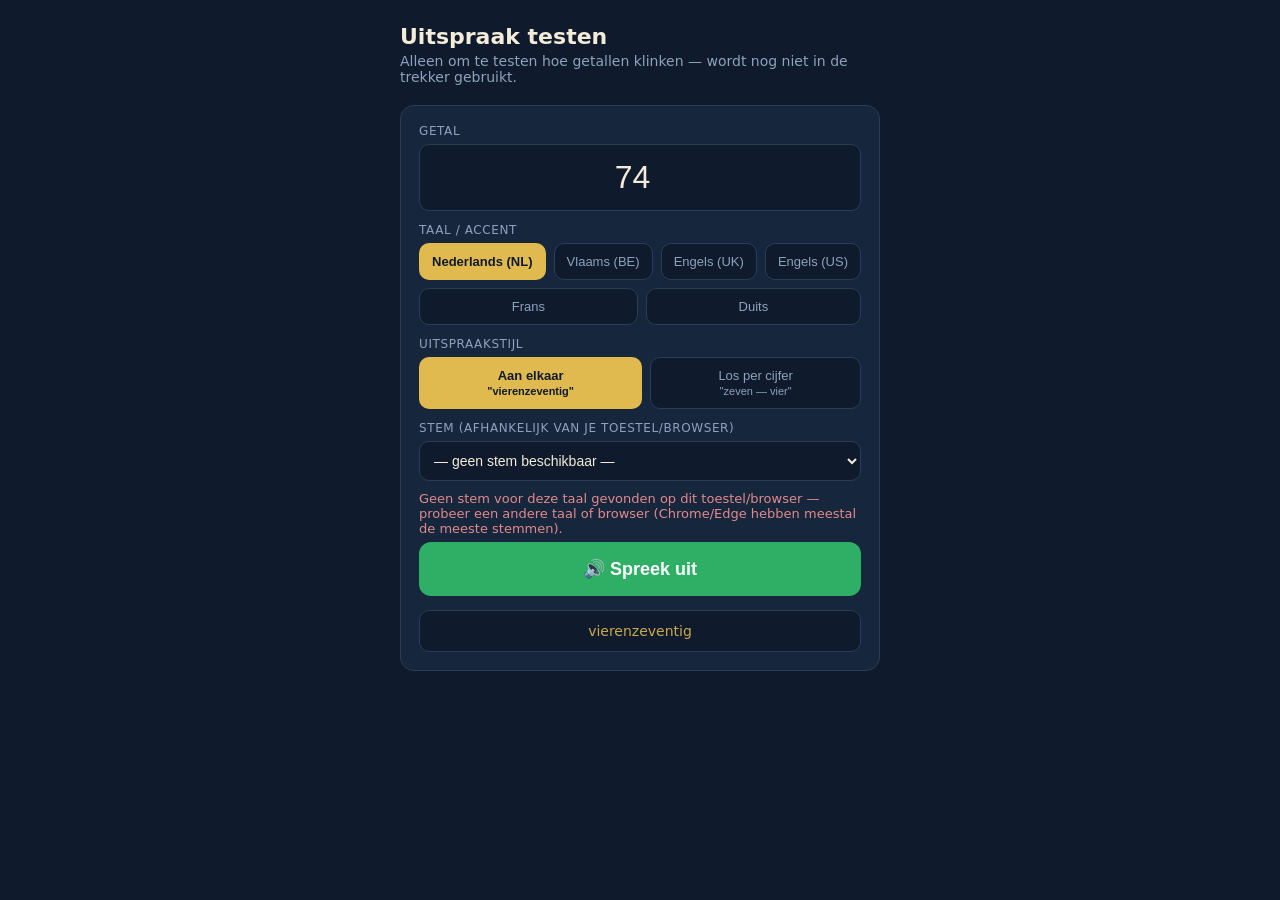
<file: spraak-test.html>
<!DOCTYPE html>
<html lang="nl">
<head>
<meta charset="UTF-8">
<meta name="viewport" content="width=device-width, initial-scale=1.0">
<title>Bingo — spraak testen</title>
<style>
  :root{
    --navy-deep:#0f1b2d; --navy-panel:#16263d; --line:#2a3c56;
    --gold:#e0b94f; --gold-soft:#c9a84c; --cream:#f4ecd8; --muted:#8fa1bd; --green:#2fae66;
  }
  *{ box-sizing:border-box; }
  body{
    margin:0; background:var(--navy-deep); color:var(--cream);
    font-family:'Segoe UI',Inter,system-ui,sans-serif;
    display:flex; justify-content:center; padding:24px 16px;
  }
  .wrap{ max-width:480px; width:100%; }
  h1{ font-size:22px; margin:0 0 4px 0; }
  .subtitle{ color:var(--muted); font-size:14px; margin-bottom:20px; }
  .panel{ background:var(--navy-panel); border:1px solid var(--line); border-radius:14px; padding:18px; margin-bottom:16px; }
  label{ display:block; font-size:12px; text-transform:uppercase; letter-spacing:.05em; color:var(--muted); margin-bottom:6px; }
  input[type=number]{
    width:100%; font-size:32px; text-align:center; padding:14px; border-radius:10px;
    border:1px solid var(--line); background:var(--navy-deep); color:var(--cream); margin-bottom:12px;
  }
  .row{ display:flex; gap:8px; flex-wrap:wrap; margin-bottom:12px; }
  .opt-btn{
    flex:1 1 auto; min-width:90px; padding:10px 12px; border-radius:10px; border:1px solid var(--line);
    background:var(--navy-deep); color:var(--muted); font-size:13px; cursor:pointer; text-align:center;
  }
  .opt-btn.active{ background:var(--gold); color:var(--navy-deep); border-color:transparent; font-weight:700; }
  select{
    width:100%; padding:10px; border-radius:10px; border:1px solid var(--line);
    background:var(--navy-deep); color:var(--cream); font-size:14px; margin-bottom:4px;
  }
  .hint{ font-size:12px; color:var(--muted); margin-top:6px; }
  .speak-btn{
    width:100%; padding:16px; border-radius:12px; border:none; background:var(--green); color:#fff;
    font-size:18px; font-weight:700; cursor:pointer; margin-top:6px;
  }
  .speak-btn:active{ opacity:.85; }
  .preview{
    margin-top:14px; padding:12px; border-radius:10px; background:var(--navy-deep); border:1px solid var(--line);
    font-size:14px; color:var(--gold-soft); text-align:center; min-height:20px;
  }
  .no-voices{ color:#e08b8b; font-size:13px; }
</style>
</head>
<body>
<div class="wrap">
  <h1>Uitspraak testen</h1>
  <div class="subtitle">Alleen om te testen hoe getallen klinken — wordt nog niet in de trekker gebruikt.</div>

  <div class="panel">
    <label for="numInput">Getal</label>
    <input type="number" id="numInput" min="1" max="90" value="74" inputmode="numeric">

    <label>Taal / accent</label>
    <div class="row" id="langRow"></div>

    <label>Uitspraakstijl</label>
    <div class="row" id="styleRow">
      <button class="opt-btn active" data-style="together">Aan elkaar<br><span style="font-size:11px">"vierenzeventig"</span></button>
      <button class="opt-btn" data-style="digits">Los per cijfer<br><span style="font-size:11px">"zeven — vier"</span></button>
    </div>

    <label>Stem (afhankelijk van je toestel/browser)</label>
    <select id="voiceSelect"></select>
    <div class="hint" id="voiceHint"></div>

    <button class="speak-btn" id="speakBtn">🔊 Spreek uit</button>
    <div class="preview" id="preview"></div>
  </div>
</div>

<script>
(function(){
  const numInput = document.getElementById('numInput');
  const langRow = document.getElementById('langRow');
  const styleRow = document.getElementById('styleRow');
  const voiceSelect = document.getElementById('voiceSelect');
  const voiceHint = document.getElementById('voiceHint');
  const speakBtn = document.getElementById('speakBtn');
  const preview = document.getElementById('preview');

  // Taalopties: label + BCP-47 taalcode(s) om op te filteren uit de beschikbare stemmen.
  const LANGS = [
    { key:'nl-NL', label:'Nederlands (NL)' },
    { key:'nl-BE', label:'Vlaams (BE)' },
    { key:'en-GB', label:'Engels (UK)' },
    { key:'en-US', label:'Engels (US)' },
    { key:'fr-FR', label:'Frans' },
    { key:'de-DE', label:'Duits' },
  ];

  const DIGIT_WORDS = {
    'nl': ['nul','een','twee','drie','vier','vijf','zes','zeven','acht','negen'],
    'en': ['zero','one','two','three','four','five','six','seven','eight','nine'],
    'fr': ['zéro','un','deux','trois','quatre','cinq','six','sept','huit','neuf'],
    'de': ['null','eins','zwei','drei','vier','fünf','sechs','sieben','acht','neun'],
  };

  let currentLang = 'nl-NL';
  let currentStyle = 'together';
  let allVoices = [];

  function langFamily(bcp47){
    return bcp47.split('-')[0]; // 'nl-BE' -> 'nl'
  }

  function buildLangButtons(){
    LANGS.forEach(l => {
      const btn = document.createElement('button');
      btn.className = 'opt-btn' + (l.key === currentLang ? ' active' : '');
      btn.textContent = l.label;
      btn.dataset.lang = l.key;
      btn.onclick = () => {
        currentLang = l.key;
        langRow.querySelectorAll('.opt-btn').forEach(b => b.classList.remove('active'));
        btn.classList.add('active');
        populateVoices();
        updatePreview();
      };
      langRow.appendChild(btn);
    });
  }

  styleRow.querySelectorAll('.opt-btn').forEach(btn => {
    btn.onclick = () => {
      currentStyle = btn.dataset.style;
      styleRow.querySelectorAll('.opt-btn').forEach(b => b.classList.remove('active'));
      btn.classList.add('active');
      updatePreview();
    };
  });

  function populateVoices(){
    voiceSelect.innerHTML = '';
    // Eerst exacte match (bv. nl-BE), dan taalfamilie (nl-*) als fallback.
    let matches = allVoices.filter(v => v.lang.toLowerCase() === currentLang.toLowerCase());
    if(matches.length === 0){
      const fam = langFamily(currentLang);
      matches = allVoices.filter(v => v.lang.toLowerCase().startsWith(fam));
    }
    if(matches.length === 0){
      voiceHint.textContent = 'Geen stem voor deze taal gevonden op dit toestel/browser — probeer een andere taal of browser (Chrome/Edge hebben meestal de meeste stemmen).';
      voiceHint.classList.add('no-voices');
      const opt = document.createElement('option');
      opt.textContent = '— geen stem beschikbaar —';
      voiceSelect.appendChild(opt);
      return;
    }
    voiceHint.classList.remove('no-voices');
    voiceHint.textContent = matches.length + ' stem(men) gevonden.';
    matches.forEach((v, i) => {
      const opt = document.createElement('option');
      opt.value = v.name;
      opt.textContent = v.name + ' (' + v.lang + ')' + (v.localService ? '' : ' — online');
      voiceSelect.appendChild(opt);
    });
  }

  function loadVoices(){
    allVoices = speechSynthesis.getVoices();
    populateVoices();
  }

  function numberToWords(n, lang){
    // Eenvoudige NL/EN/FR/DE 'aan elkaar' woordvorming voor 0-99, genoeg voor bingogetallen 1-90.
    const fam = langFamily(lang);
    const tables = {
      nl: {
        ones:['nul','een','twee','drie','vier','vijf','zes','zeven','acht','negen','tien','elf','twaalf','dertien','veertien','vijftien','zestien','zeventien','achttien','negentien'],
        tens:{2:'twintig',3:'dertig',4:'veertig',5:'vijftig',6:'zestig',7:'zeventig',8:'tachtig',9:'negentig'},
        joiner:'en'
      },
      en: {
        ones:['zero','one','two','three','four','five','six','seven','eight','nine','ten','eleven','twelve','thirteen','fourteen','fifteen','sixteen','seventeen','eighteen','nineteen'],
        tens:{2:'twenty',3:'thirty',4:'forty',5:'fifty',6:'sixty',7:'seventy',8:'eighty',9:'ninety'},
        joiner:'-'
      },
      fr: {
        ones:['zéro','un','deux','trois','quatre','cinq','six','sept','huit','neuf','dix','onze','douze','treize','quatorze','quinze','seize','dix-sept','dix-huit','dix-neuf'],
        tens:{2:'vingt',3:'trente',4:'quarante',5:'cinquante',6:'soixante',7:'soixante-dix',8:'quatre-vingt',9:'quatre-vingt-dix'},
        joiner:'-'
      },
      de: {
        ones:['null','eins','zwei','drei','vier','fünf','sechs','sieben','acht','neun','zehn','elf','zwölf','dreizehn','vierzehn','fünfzehn','sechzehn','siebzehn','achtzehn','neunzehn'],
        tens:{2:'zwanzig',3:'dreißig',4:'vierzig',5:'fünfzig',6:'sechzig',7:'siebzig',8:'achtzig',9:'neunzig'},
        joiner:'und'
      }
    };
    const t = tables[fam] || tables.en;
    if(n < 20) return t.ones[n];
    const tensDigit = Math.floor(n/10), onesDigit = n%10;
    const tensWord = t.tens[tensDigit] || '';
    if(onesDigit === 0) return tensWord;
    if(fam === 'nl' || fam === 'de'){
      return t.ones[onesDigit] + t.joiner + tensWord; // "vierenzeventig"
    }
    if(fam === 'fr'){
      return tensWord + t.joiner + t.ones[onesDigit];
    }
    return tensWord + t.joiner + t.ones[onesDigit]; // engels: twenty-four
  }

  function numberToDigitWords(n, lang){
    const fam = langFamily(lang);
    const words = DIGIT_WORDS[fam] || DIGIT_WORDS.en;
    return String(n).split('').map(d => words[parseInt(d,10)]).join(' — ');
  }

  function currentText(){
    const n = parseInt(numInput.value, 10);
    if(isNaN(n)) return '';
    return currentStyle === 'together' ? numberToWords(n, currentLang) : numberToDigitWords(n, currentLang);
  }

  function updatePreview(){
    preview.textContent = currentText() || '—';
  }

  speakBtn.onclick = () => {
    const text = currentText();
    if(!text) return;
    speechSynthesis.cancel();
    const utter = new SpeechSynthesisUtterance(text);
    utter.lang = currentLang;
    const chosen = allVoices.find(v => v.name === voiceSelect.value);
    if(chosen) utter.voice = chosen;
    speechSynthesis.speak(utter);
  };

  numInput.addEventListener('input', updatePreview);

  buildLangButtons();
  loadVoices();
  updatePreview();
  if('onvoiceschanged' in speechSynthesis){
    speechSynthesis.onvoiceschanged = loadVoices;
  }
})();
</script>
</body>
</html>
</file>
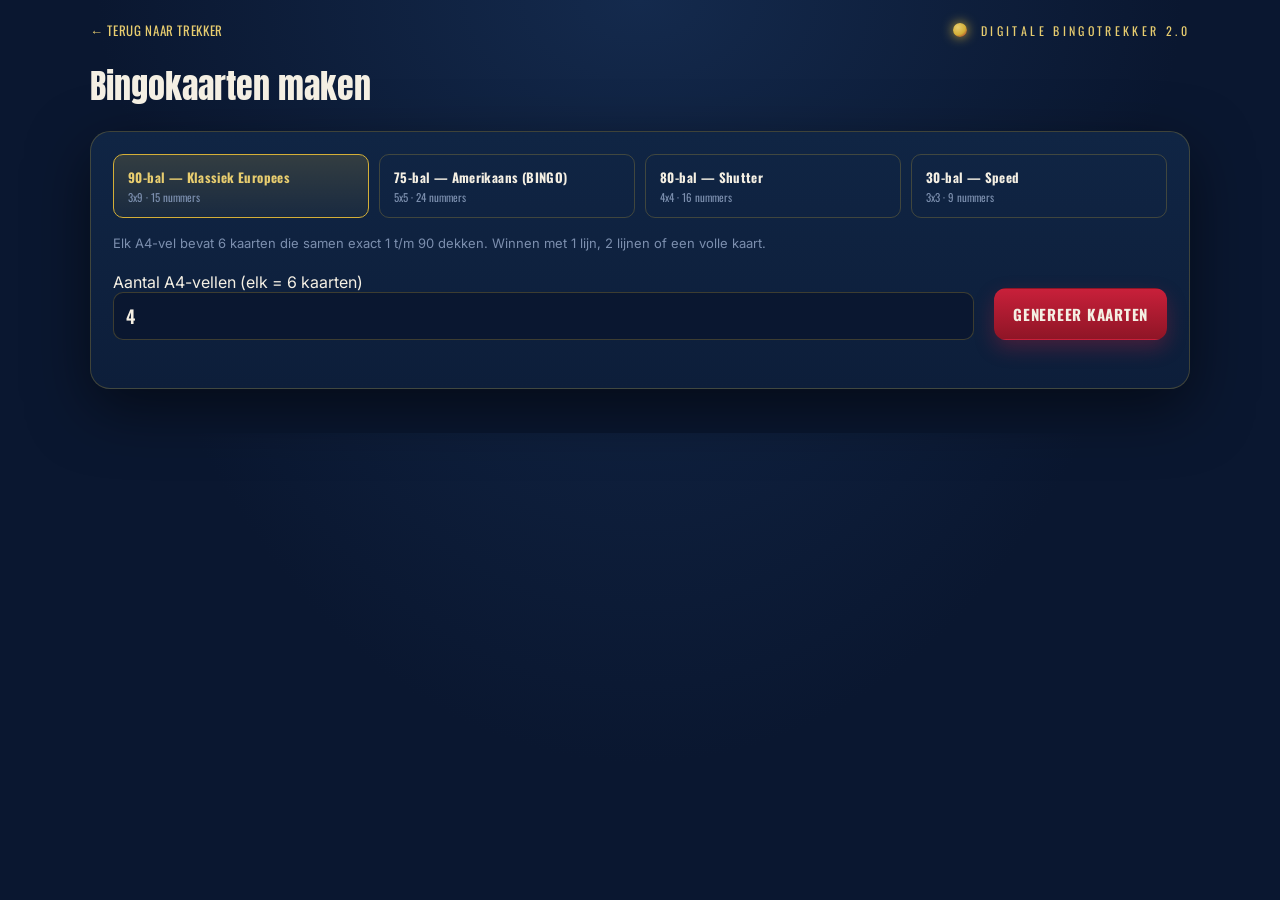
<file: bingo-test/cards.html>
<!DOCTYPE html>
<html lang="nl">
<head>
<meta charset="UTF-8">
<meta name="viewport" content="width=device-width, initial-scale=1.0, viewport-fit=cover">
<title>Bingokaarten maken</title>
<link rel="preconnect" href="https://fonts.googleapis.com">
<link href="https://fonts.googleapis.com/css2?family=Anton&family=Inter:wght@400;600;700;800&family=Oswald:wght@500;600;700&display=swap" rel="stylesheet">
<link rel="stylesheet" href="style.css">
<script src="bingo-common.js"></script>
<script src="vendor-qrcode.min.js"></script>
<style>
  body{ padding: 20px; }
  .wrap{ max-width: 1100px; margin: 0 auto; }
  .topbar{ display:flex; align-items:center; justify-content:space-between; margin-bottom:20px; flex-wrap:wrap; gap:10px; }
  .back-link{ color:var(--gold-soft); font-family:'Oswald',sans-serif; font-size:13px; text-decoration:none; letter-spacing:0.05em; text-transform:uppercase; }
  h1{ font-size: clamp(24px,4vw,34px); margin: 10px 0 20px 0; }

  .gen-panel{ padding:22px; margin-bottom:24px; }
  .variant-row{ display:flex; gap:10px; flex-wrap:wrap; margin-bottom:16px; }
  .variant-btn{
    flex:1; min-width:150px; text-align:left; padding:12px 14px; border-radius:10px;
    border:1px solid var(--line); background:transparent; color:var(--cream); cursor:pointer;
    font-family:'Oswald',sans-serif;
  }
  .variant-btn .v-title{ font-weight:700; font-size:13px; letter-spacing:0.03em; }
  .variant-btn .v-sub{ font-size:11px; color:var(--muted); margin-top:2px; }
  .variant-btn.active{ border-color: var(--gold); background: linear-gradient(180deg, rgba(212,175,55,0.18), rgba(212,175,55,0.05)); }
  .variant-btn.active .v-title{ color: var(--gold-soft); }
  .variant-desc{ font-size:13px; color:var(--muted); font-family:'Inter',sans-serif; margin-bottom:18px; line-height:1.5; }

  .gen-row{ display:flex; gap:20px; flex-wrap:wrap; align-items:flex-end; }
  .gen-field{ flex:1; min-width:160px; }
  .gen-field input{ width:100%; }
  .gen-error{ color:#ff8484; font-size:13px; margin-top:10px; min-height:16px; }

  .actions-row{ display:flex; gap:12px; flex-wrap:wrap; margin-bottom:24px; align-items:center; }

  /* Strip = 1 A4-vel */
  .strip-block{ margin-bottom:34px; }
  .strip-title{
    font-family:'Oswald', sans-serif; font-weight:700; font-size:13px; letter-spacing:0.08em; text-transform:uppercase;
    color: var(--gold-soft); margin-bottom:12px;
  }
  .strip-grid{ display:grid; grid-template-columns: repeat(auto-fill, minmax(240px, 1fr)); gap:16px; }

  .strip-qr-header{
    background:#fff; border-radius:12px; padding:14px 18px;
    display:flex; align-items:center; gap:16px;
    box-shadow: 0 10px 24px rgba(0,0,0,0.35);
    margin-bottom:16px;
  }
  .strip-qr-wrap{ flex-shrink:0; line-height:0; }
  .strip-qr-wrap canvas{ display:block; }
  .strip-qr-label{
    font-family:'Oswald',sans-serif; font-weight:600; font-size:13px; color:#0a1730; line-height:1.4;
  }
  .strip-qr-label strong{ font-family:'Anton',sans-serif; font-size:22px; letter-spacing:0.05em; color:#8f1526; }

  .bingo-card{
    background:#fff; color:#0a1730; border-radius:12px; padding:12px;
    box-shadow: 0 10px 24px rgba(0,0,0,0.35);
    width:100%; max-width:100%;
    box-sizing:border-box;
    overflow:hidden;
  }
  .bingo-card .card-label{
    font-family:'Oswald', sans-serif; font-weight:700; font-size:11px; letter-spacing:0.08em; text-transform:uppercase;
    color:#8f1526; margin-bottom:6px; text-align:center;
  }
  .bingo-header-row{ display:grid; gap:0; margin-bottom:0; border-top:1.5px solid #0a1730; border-left:1.5px solid #0a1730; }
  .bingo-header-cell{
    text-align:center; font-family:'Anton',sans-serif; font-size: clamp(11px,1.6vw,15px);
    color:#8f1526; letter-spacing:0.05em; padding:3px 0;
    border-right:1.5px solid #0a1730; border-bottom:1.5px solid #0a1730;
  }
  .bingo-grid{
    display:grid; gap:0;
    border-top:1.5px solid #0a1730; border-left:1.5px solid #0a1730;
    width:100%; box-sizing:border-box;
  }
  .bingo-cell{
    aspect-ratio:1/1; display:flex; align-items:center; justify-content:center;
    border-right:1.5px solid #0a1730; border-bottom:1.5px solid #0a1730;
    background:#fff;
    font-family:'Oswald', sans-serif; font-weight:700; font-size: clamp(9px, 1.4vw, 13px);
    color:#0a1730;
    min-width:0; min-height:0; width:100%; box-sizing:border-box;
    overflow:hidden;
  }
  .bingo-cell.empty{ background:#fff; }
  .bingo-cell.free{ background:#e4d9b8; color:#8f1526; font-size:8px; letter-spacing:0.04em; }
  .bingo-cell.qr{ background:#0a1730; padding:1px; display:flex; align-items:center; justify-content:center; }
  .bingo-cell.qr canvas{ width:100% !important; height:100% !important; max-width:100%; max-height:100%; display:block; }
  .bingo-cell.interactive{ cursor:pointer; user-select:none; transition: transform 0.15s ease, background 0.15s ease, color 0.15s ease; }
  .bingo-cell.interactive:active{ transform: scale(0.9); }
  .bingo-cell.marked{
    background: radial-gradient(circle at 32% 28%, #ff5b6e 0%, #c8203a 55%, #8f1526 100%) !important;
    color:#fff !important;
    box-shadow: inset 0 0 0 2px rgba(255,255,255,0.35), 0 3px 8px rgba(200,32,58,0.45);
    transform: rotate(-3deg) scale(0.96);
  }
  .eu90-card{ padding:14px; }
  .eu90-card .card-label{ font-size:13px; margin-bottom:8px; }
  .eu90-card .bingo-cell{ aspect-ratio: 1/1.2; font-size: clamp(12px, 2vw, 19px); }
  .eu90-card .card-code{ font-size:11.5px; margin-top:9px; }
  .card-qr-footer{ display:flex; justify-content:center; margin-top:8px; }
  .card-qr-footer canvas{ width:56px !important; height:56px !important; }
  .card-code{
    text-align:center; margin-top:7px;
    font-family:'Oswald', sans-serif; font-weight:600; font-size:10.5px; letter-spacing:0.08em;
    color:#7c8fae;
  }
  .card-footer{ display:flex; justify-content:center; margin-top:8px; }
  .card-footer button{
    font-family:'Oswald',sans-serif; font-size:11px; letter-spacing:0.05em; text-transform:uppercase; font-weight:600;
    background:transparent; border:1px solid #c8203a33; color:#8f1526; border-radius:8px; padding:6px 10px; cursor:pointer;
  }

  /* Print-layout: N kaarten per A4 (2 kolommen), 1 vel per pagina */
  .print-page{ display:none; }
  @media print{
    @page{ size: A4; margin: 6mm; }
    body{ background:#fff !important; padding:0 !important; }
    .no-print{ display:none !important; }
    .bingo-card, .bingo-card *{
      -webkit-print-color-adjust: exact !important;
      print-color-adjust: exact !important;
      color-adjust: exact !important;
    }
    .print-page{
      display:grid;
      grid-template-columns: 1fr 1fr;
      grid-auto-rows: 1fr;
      gap: 8mm;
      width: 100%;
      height: 100vh;
      page-break-after: always;
      break-after: page;
      padding: 8mm;
    }
    .print-page .bingo-card{ box-shadow:none; border:1px solid #ccc; break-inside: avoid; }

    .print-page.eu90-page{
      display:flex; flex-direction:column;
      width:198mm; height:285mm; padding:5mm; box-sizing:border-box; gap:0;
    }
    .print-page.eu90-page .strip-qr-header{
      box-shadow:none; border:1px solid #ccc; margin-bottom:1.5mm; flex-shrink:0;
      align-self:flex-end; width:fit-content;
      flex-direction:column; align-items:center; gap:3px; padding:4px 8px;
    }
    .print-page.eu90-page .strip-qr-label{ text-align:center; font-size:9px; }
    .print-page.eu90-page .strip-qr-label strong{ font-size:13px; }
    .print-card-grid{
      display:flex; flex-direction:column; gap:1.2mm;
    }
    .print-card-row{
      display:flex; align-items:center; gap:4mm; height:38mm; flex-shrink:0;
    }
    .print-card-row .print-row-grid{ display:flex; align-items:center; min-width:0; }
    .print-card-row .print-row-grid .bingo-cell{ aspect-ratio:auto; font-size:10.5pt; }
    .print-card-row .print-row-meta{
      flex:0 0 14mm; display:flex; flex-direction:row; justify-content:center; align-items:center; gap:2mm; height:100%;
    }
    .print-row-label{
      font-family:'Oswald', sans-serif; font-weight:700; font-size:11px; letter-spacing:0.04em; text-transform:uppercase;
      color:#8f1526; writing-mode: vertical-rl; text-orientation:mixed; white-space:nowrap;
    }
    .print-row-code{
      font-family:'Oswald', sans-serif; font-weight:600; font-size:8px; letter-spacing:0.02em;
      color:#7c8fae; writing-mode: vertical-rl; text-orientation:mixed; white-space:nowrap;
    }
  }

  /* Digitale volledig-scherm weergave van 1 kaart */
  #singleView{
    display:none;
    position:fixed; inset:0; z-index:1000;
    background: radial-gradient(ellipse at 50% 0%, #142a4d 0%, var(--navy-deep) 60%);
    align-items:center; justify-content:center; padding: 20px; overflow-y:auto;
  }
  #singleView.active{ display:flex; }
  #singleView .bingo-card{ width:min(420px, 92vw); }
  #singleView .bingo-cell{ font-size: clamp(13px, 3.2vw, 20px); }
  #singleView .card-code{ font-size:13px; margin-top:12px; }
</style>
</head>
<body>

<div class="wrap" id="generatorView">
  <div class="topbar no-print">
    <a href="index.html" class="back-link">&larr; Terug naar trekker</a>
    <div class="brand"><div class="dot"></div><span>Digitale bingotrekker 2.0</span></div>
  </div>

  <h1 class="no-print">Bingokaarten maken</h1>

  <div class="panel gen-panel no-print">
    <div class="variant-row" id="variantRow"></div>
    <div class="variant-desc" id="variantDesc"></div>
    <div class="gen-row">
      <div class="gen-field">
        <label for="countInput" id="countLabelField">Aantal A4-vellen (elk = 6 kaarten)</label>
        <input type="number" id="countInput" value="4" min="1" max="300">
      </div>
      <button class="btn primary" id="generateBtn">Genereer kaarten</button>
    </div>
    <div class="gen-error" id="genError"></div>
  </div>

  <div class="actions-row no-print" id="actionsRow" style="display:none;">
    <button class="btn gold" id="printBtn">Print / download PDF</button>
    <span class="field hint" id="countLabel"></span>
  </div>

  <div id="stripsArea" class="no-print"></div>
  <div id="printArea"></div>
</div>

<div id="singleView">
  <div style="width:min(420px,92vw);">
    <div style="display:flex; justify-content:space-between; align-items:center; margin-bottom:14px; gap:8px;">
      <button class="btn ghost" id="singleClose" style="padding:8px 14px; font-size:12px;">&larr; Sluiten</button>
      <button class="btn ghost" id="clearMarksBtn" style="padding:8px 14px; font-size:12px;">Wis markeringen</button>
      <button class="btn gold" id="singleShare" style="padding:8px 14px; font-size:12px;">Link kopiëren</button>
    </div>
    <div class="bingo-card" id="singleCard"></div>
    <div class="field hint" id="shareHint" style="text-align:center; margin-top:12px;"></div>
  </div>
</div>

<script>
(function(){
  const variantRow = document.getElementById('variantRow');
  const variantDesc = document.getElementById('variantDesc');
  const countLabelField = document.getElementById('countLabelField');
  const countInput = document.getElementById('countInput');
  const generateBtn = document.getElementById('generateBtn');
  const genError = document.getElementById('genError');
  const stripsArea = document.getElementById('stripsArea');
  const printArea = document.getElementById('printArea');
  const actionsRow = document.getElementById('actionsRow');
  const countLabel = document.getElementById('countLabel');
  const printBtn = document.getElementById('printBtn');
  const generatorView = document.getElementById('generatorView');
  const singleView = document.getElementById('singleView');
  const singleCard = document.getElementById('singleCard');
  const singleClose = document.getElementById('singleClose');
  const clearMarksBtn = document.getElementById('clearMarksBtn');
  const singleShare = document.getElementById('singleShare');
  const shareHint = document.getElementById('shareHint');

  let currentVariant = BINGO_VARIANTS[DEFAULT_VARIANT_ID];
  let currentSingleCard = null;
  let currentMarks = new Set();

  /* ---------- Variant-keuze ---------- */
  Object.values(BINGO_VARIANTS).forEach(v => {
    const btn = document.createElement('button');
    btn.className = 'variant-btn' + (v.id === currentVariant.id ? ' active' : '');
    btn.dataset.variant = v.id;
    btn.innerHTML = '<div class="v-title">' + v.label + '</div><div class="v-sub">' + v.rows + 'x' + v.cols + ' \u00b7 ' + v.numbersPerCard + ' nummers</div>';
    btn.onclick = () => selectVariant(v.id);
    variantRow.appendChild(btn);
  });

  function selectVariant(id){
    currentVariant = BINGO_VARIANTS[id];
    variantRow.querySelectorAll('.variant-btn').forEach(b => b.classList.toggle('active', b.dataset.variant === id));
    variantDesc.textContent = currentVariant.description;
    countLabelField.textContent = currentVariant.id === 'eu90'
      ? 'Aantal A4-vellen (elk = 6 kaarten)'
      : 'Aantal kaarten (' + currentVariant.cardsPerPage + ' per A4-vel)';
    const defaultCounts = { eu90: 4, speed30: 12 };
    countInput.value = defaultCounts[currentVariant.id] ?? currentVariant.cardsPerPage;
    stripsArea.innerHTML = ''; printArea.innerHTML = ''; actionsRow.style.display = 'none'; genError.textContent = '';
    try{ localStorage.setItem('bingo2-variant', id); }catch(e){}
  }
  selectVariant(currentVariant.id);

  /* ---------- Kaart-DOM opbouwen ---------- */
  function buildCardDOM(card, globalIndex, variant, interactive){
    const wrap = document.createElement('div');
    wrap.className = 'bingo-card';
    if(variant.id === 'eu90') wrap.classList.add('eu90-card');

    const label = document.createElement('div');
    label.className = 'card-label';
    label.textContent = variant.id === 'eu90'
      ? 'Kaart ' + String(card.ticketIndex + 1).padStart(2, '0')
      : 'Kaart ' + (globalIndex + 1);
    wrap.appendChild(label);

    if(variant.columnLetters){
      const headerRow = document.createElement('div');
      headerRow.className = 'bingo-header-row';
      headerRow.style.gridTemplateColumns = 'repeat(' + variant.cols + ', minmax(0,1fr))';
      variant.columnLetters.forEach(l => {
        const h = document.createElement('div');
        h.className = 'bingo-header-cell';
        h.textContent = l;
        headerRow.appendChild(h);
      });
      wrap.appendChild(headerRow);
    }

    const grid = document.createElement('div');
    grid.className = 'bingo-grid';
    grid.style.gridTemplateColumns = 'repeat(' + variant.cols + ', minmax(0,1fr))';

    for(let r=0;r<variant.rows;r++){
      for(let c=0;c<variant.cols;c++){
        const cell = document.createElement('div');
        const val = card.grid[r][c];

        if(val === 'FREE'){
          cell.className = 'bingo-cell free';
          cell.textContent = 'FREE';
        } else if(val !== null){
          cell.className = 'bingo-cell';
          if(variant.columnColors){ cell.style.boxShadow = 'inset 0 3px 0 ' + variant.columnColors[c]; }
          cell.textContent = val;
          if(interactive){
            cell.classList.add('interactive');
            cell.dataset.number = val;
            cell.addEventListener('click', () => toggleMark(cell));
          }
        } else {
          cell.className = 'bingo-cell empty';
        }
        grid.appendChild(cell);
      }
    }
    wrap.appendChild(grid);

    const codeLine = document.createElement('div');
    codeLine.className = 'card-code';
    codeLine.textContent = 'Code: ' + card.code;
    wrap.appendChild(codeLine);

    if(variant.id !== 'eu90'){
      const qrFooter = document.createElement('div');
      qrFooter.className = 'card-qr-footer';
      const qrCanvas = document.createElement('canvas');
      qrFooter.appendChild(qrCanvas);
      wrap.appendChild(qrFooter);
      QRCode.toCanvas(qrCanvas, encodeCardQR(card), {
        width: 90, margin: 0,
        color: { dark: '#0a1730', light: '#ffffff' }
      }, function(err){ if(err) console.error('QR error:', err); });
    }

    const footer = document.createElement('div');
    footer.className = 'card-footer no-print';
    const viewBtn = document.createElement('button');
    viewBtn.textContent = 'Digitaal bekijken';
    viewBtn.onclick = () => openSingleView(card, globalIndex, variant);
    footer.appendChild(viewBtn);
    wrap.appendChild(footer);

    return wrap;
  }

  /* ---------- 90-bal print: kaarten onder elkaar, rooster + smalle rand met kaartnummer/code ---------- */
  function buildEu90PrintRow(card){
    const row = document.createElement('div');
    row.className = 'print-card-row';

    const gridWrap = document.createElement('div');
    gridWrap.className = 'print-row-grid';
    const grid = document.createElement('div');
    grid.className = 'bingo-grid';
    grid.style.gridTemplateColumns = 'repeat(' + currentVariant.cols + ', 12.3mm)';
    grid.style.gridAutoRows = '12.3mm';
    grid.style.width = 'fit-content';
    for(let r=0;r<currentVariant.rows;r++){
      for(let c=0;c<currentVariant.cols;c++){
        const cell = document.createElement('div');
        const val = card.grid[r][c];
        if(val === 'FREE'){ cell.className = 'bingo-cell free'; cell.textContent = 'FREE'; }
        else if(val !== null){ cell.className = 'bingo-cell'; cell.textContent = val; }
        else{ cell.className = 'bingo-cell empty'; }
        grid.appendChild(cell);
      }
    }
    gridWrap.appendChild(grid);
    row.appendChild(gridWrap);

    const meta = document.createElement('div');
    meta.className = 'print-row-meta';
    const label = document.createElement('div');
    label.className = 'print-row-label';
    label.textContent = 'Kaart ' + String(card.ticketIndex + 1).padStart(2, '0');
    meta.appendChild(label);
    const code = document.createElement('div');
    code.className = 'print-row-code';
    code.textContent = card.code;
    meta.appendChild(code);
    row.appendChild(meta);

    return row;
  }

  /* ---------- Gedeelde grote QR bovenaan een 90-bal vel ---------- */
  function buildStripHeader(strip, qrSize){
    const header = document.createElement('div');
    header.className = 'strip-qr-header';

    const qrWrap = document.createElement('div');
    qrWrap.className = 'strip-qr-wrap';
    const canvas = document.createElement('canvas');
    qrWrap.appendChild(canvas);
    header.appendChild(qrWrap);

    const label = document.createElement('div');
    label.className = 'strip-qr-label';
    const seedBody = seedToSafeCode(strip.seed);
    const seedCode = seedBody + checksumChar(seedBody);
    label.innerHTML = 'Scan voor kaart 01\u201306<br><strong>' + seedCode + '</strong>';
    header.appendChild(label);

    QRCode.toCanvas(canvas, encodeStripQR(strip.seed), {
      width: qrSize || 170, margin: 2,
      color: { dark: '#0a1730', light: '#ffffff' }
    }, function(err){ if(err) console.error('QR error:', err); });

    return header;
  }

  function renderPages(pages){
    stripsArea.innerHTML = '';
    printArea.innerHTML = '';
    let globalIndex = 0;
    let totalCards = 0;

    pages.forEach((pageCards, pi) => {
      totalCards += pageCards.length;

      const block = document.createElement('div');
      block.className = 'strip-block';
      const title = document.createElement('div');
      title.className = 'strip-title';
      title.textContent = 'A4-vel ' + (pi + 1) + ' \u2014 ' + pageCards.length + ' kaart' + (pageCards.length === 1 ? '' : 'en');
      block.appendChild(title);

      const sgrid = document.createElement('div');
      sgrid.className = 'strip-grid';
      pageCards.forEach((card) => {
        sgrid.appendChild(buildCardDOM(card, globalIndex, currentVariant));
        globalIndex++;
      });
      block.appendChild(sgrid);
      stripsArea.appendChild(block);

      const page = document.createElement('div');
      page.className = 'print-page';
      let printIdx = pi * currentVariant.cardsPerPage;
      pageCards.forEach((card) => {
        page.appendChild(buildCardDOM(card, printIdx, currentVariant));
        printIdx++;
      });
      printArea.appendChild(page);
    });

    actionsRow.style.display = totalCards ? 'flex' : 'none';
    countLabel.textContent = pages.length + ' vel' + (pages.length === 1 ? '' : 'len') + ' \u2014 ' + totalCards + ' kaarten totaal';
  }

  /* 90-bal: elk vel heeft 1 gedeelde grote QR bovenaan i.p.v. losse QR's per kaart. */
  function renderEu90Pages(strips){
    stripsArea.innerHTML = '';
    printArea.innerHTML = '';
    let totalCards = 0;

    strips.forEach((strip, pi) => {
      totalCards += strip.tickets.length;

      const block = document.createElement('div');
      block.className = 'strip-block';
      const title = document.createElement('div');
      title.className = 'strip-title';
      title.textContent = 'A4-vel ' + (pi + 1) + ' \u2014 dekt volledig 1 t/m 90';
      block.appendChild(title);
      block.appendChild(buildStripHeader(strip));

      const sgrid = document.createElement('div');
      sgrid.className = 'strip-grid';
      strip.tickets.forEach((card, i) => {
        sgrid.appendChild(buildCardDOM(card, pi * 6 + i, currentVariant));
      });
      block.appendChild(sgrid);
      stripsArea.appendChild(block);

      const page = document.createElement('div');
      page.className = 'print-page eu90-page';
      page.appendChild(buildStripHeader(strip, 100));
      const pgrid = document.createElement('div');
      pgrid.className = 'print-card-grid';
      strip.tickets.forEach((card) => {
        pgrid.appendChild(buildEu90PrintRow(card));
      });
      page.appendChild(pgrid);
      printArea.appendChild(page);
    });

    actionsRow.style.display = totalCards ? 'flex' : 'none';
    countLabel.textContent = strips.length + ' vel' + (strips.length === 1 ? '' : 'len') + ' \u2014 ' + totalCards + ' kaarten totaal';
  }

  generateBtn.onclick = () => {
    const n = parseInt(countInput.value, 10);
    if(!n || n < 1 || n > 300){ genError.textContent = 'Kies een geldig aantal (1 t/m 300).'; return; }
    genError.textContent = '';
    try{
      if(currentVariant.id === 'eu90'){
        const strips = generateStrips(n);
        renderEu90Pages(strips);
      } else {
        const cards = generateCardsForVariant(currentVariant, n);
        const pages = paginateCards(cards, currentVariant.cardsPerPage);
        renderPages(pages);
      }
    }catch(err){
      console.error('Kaartgeneratie mislukt:', err);
      genError.textContent = 'Er ging iets mis bij het genereren van de kaarten. Probeer de pagina te herladen.';
    }
  };

  printBtn.onclick = () => { window.print(); };

  /* ---------- Markeringen (digitale weergave) ---------- */
  function marksStorageKey(card){ return 'bingo2-marks:' + card.code; }
  function loadMarks(card){
    try{
      const raw = localStorage.getItem(marksStorageKey(card));
      return raw ? new Set(JSON.parse(raw)) : new Set();
    }catch(e){ return new Set(); }
  }
  function saveMarks(card, marksSet){
    try{ localStorage.setItem(marksStorageKey(card), JSON.stringify(Array.from(marksSet))); }catch(e){}
  }
  function toggleMark(cell){
    const n = Number(cell.dataset.number);
    if(currentMarks.has(n)){ currentMarks.delete(n); cell.classList.remove('marked'); }
    else{ currentMarks.add(n); cell.classList.add('marked'); }
    saveMarks(currentSingleCard, currentMarks);
  }
  function applyMarks(){
    singleCard.querySelectorAll('.bingo-cell.interactive').forEach(cell => {
      const n = Number(cell.dataset.number);
      cell.classList.toggle('marked', currentMarks.has(n));
    });
  }

  function openSingleView(card, index, variant){
    currentSingleCard = card;
    currentMarks = loadMarks(card);
    singleCard.innerHTML = '';
    const cardDOM = buildCardDOM(card, index, variant, true);
    const footer = cardDOM.querySelector('.card-footer');
    if(footer) footer.remove();
    const qrFooters = cardDOM.querySelectorAll('.card-qr-footer');
    qrFooters.forEach(f => f.remove());
    singleCard.appendChild(cardDOM);
    applyMarks();
    shareHint.textContent = '';
    singleView.classList.add('active');
  }
  singleClose.onclick = () => { singleView.classList.remove('active'); };
  clearMarksBtn.onclick = () => {
    if(!currentSingleCard) return;
    currentMarks = new Set();
    saveMarks(currentSingleCard, currentMarks);
    applyMarks();
  };
  singleShare.onclick = () => {
    if(!currentSingleCard) return;
    const url = window.location.origin + window.location.pathname.replace('cards.html','') + 'cards.html?view=' + encodeURIComponent(encodeCardQR(currentSingleCard)) + '&code=' + encodeURIComponent(currentSingleCard.code);
    navigator.clipboard.writeText(url).then(() => {
      shareHint.textContent = 'Link gekopieerd \u2014 kan je delen met de speler.';
    }).catch(() => { shareHint.textContent = url; });
  };

  /* ---------- Digitale losse weergave via URL: cards.html?view=<CARD2:...>&code=<code> ---------- */
  const params = new URLSearchParams(window.location.search);
  const viewParam = params.get('view');
  if(viewParam){
    const cardData = decodeCardQR(decodeURIComponent(viewParam));
    if(cardData){
      generatorView.style.display = 'none';
      const variant = BINGO_VARIANTS[cardData.variantId] || BINGO_VARIANTS.eu90;
      const fakeCard = { variantId: cardData.variantId, grid: cardData.grid, code: params.get('code') || '\u2014' };
      openSingleView(fakeCard, 0, variant);
    }
  }
})();
</script>
</body>
</html>
</file>
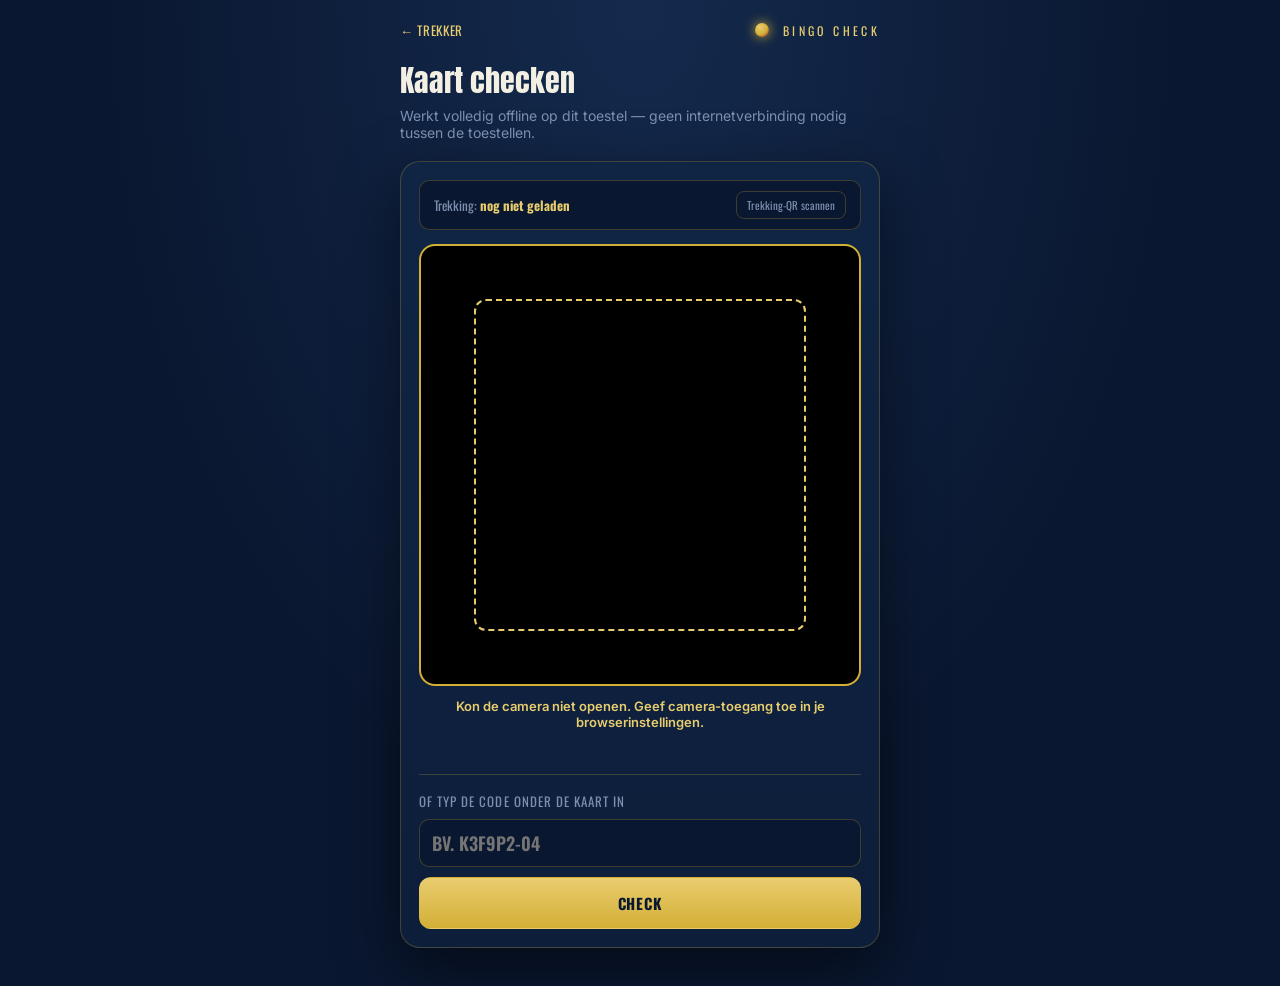
<file: bingo-test/scan.html>
<!DOCTYPE html>
<html lang="nl">
<head>
<meta charset="UTF-8">
<meta name="viewport" content="width=device-width, initial-scale=1.0, viewport-fit=cover">
<title>Bingo Check</title>
<link rel="preconnect" href="https://fonts.googleapis.com">
<link href="https://fonts.googleapis.com/css2?family=Anton&family=Inter:wght@400;600;700;800&family=Oswald:wght@500;600;700&display=swap" rel="stylesheet">
<link rel="stylesheet" href="style.css">
<script src="bingo-common.js"></script>
<script src="vendor-jsqr.min.js"></script>
<style>
  body{ padding: 20px; display:flex; justify-content:center; }
  .wrap{ max-width: 480px; width:100%; }
  .topbar{ display:flex; align-items:center; justify-content:space-between; margin-bottom:18px; }
  .back-link{ color:var(--gold-soft); font-family:'Oswald',sans-serif; font-size:13px; text-decoration:none; letter-spacing:0.05em; text-transform:uppercase; }
  h1{ font-size: clamp(22px,4vw,30px); margin: 8px 0 4px 0; }
  .subtitle{ color:var(--muted); font-family:'Inter',sans-serif; font-size:14px; margin-bottom:20px; }

  .step-panel{ padding: 18px; margin-bottom:18px; }

  .trekking-status{
    display:flex; align-items:center; justify-content:space-between; gap:10px;
    padding:10px 14px; border-radius:10px; background: var(--navy-deep); border:1px solid var(--line);
    margin-bottom:14px; font-family:'Oswald',sans-serif; font-size:13px;
  }
  .trekking-status.loaded{ border-color: var(--green); }
  .trekking-status .ts-label{ color:var(--muted); }
  .trekking-status .ts-count{ color: var(--gold-soft); font-weight:700; }
  .trekking-status.loaded .ts-count{ color: var(--green); }
  .trekking-status button{
    background:transparent; border:1px solid var(--line); color:var(--muted);
    border-radius:8px; padding:5px 10px; font-family:'Oswald',sans-serif; font-size:11px; cursor:pointer;
  }

  .scan-video-wrap{
    position:relative; width:100%; aspect-ratio:1/1; border-radius:16px; overflow:hidden;
    background:#000; border:2px solid var(--gold); margin-bottom:12px;
    transition: border-color 0.15s ease, box-shadow 0.15s ease;
  }
  .scan-video-wrap video{ width:100%; height:100%; object-fit:cover; }
  .scan-frame{
    position:absolute; inset:12%; border:2px dashed var(--gold-soft); border-radius:12px; pointer-events:none;
    transition: border-color 0.15s ease, transform 0.15s ease;
  }
  .scan-video-wrap.detect-pulse{ border-color: var(--cream); box-shadow: 0 0 0 4px rgba(255,255,255,0.12) inset; }
  .scan-video-wrap.detect-pulse .scan-frame{ border-color: var(--cream); transform: scale(0.97); }
  .scan-video-wrap.success-pulse{ border-color: var(--green); box-shadow: 0 0 0 4px rgba(47,174,102,0.25) inset; }
  .scan-video-wrap.success-pulse .scan-frame{ border-color: var(--green); transform: scale(0.97); }
  .scan-video-wrap.blocked-pulse{ border-color: #d9534f; box-shadow: 0 0 0 4px rgba(217,83,79,0.22) inset; }
  .scan-video-wrap.blocked-pulse .scan-frame{ border-color: #d9534f; transform: scale(0.97); }
  .scan-hint{ text-align:center; font-size:13px; color:var(--muted); }
  .scan-hint.step-locked{ color: var(--gold-soft); font-weight:600; }
  .scan-flash{
    text-align:center; font-size:13px; color: var(--green); font-weight:600;
    margin-top:8px; min-height:18px;
  }
  .scan-flash.blocked{ color: #d9534f; }

  .result-box{ border-radius:14px; padding:18px; text-align:center; margin-top:14px; border:1px solid var(--line); background: var(--navy-panel); }
  .result-box.win{ background: linear-gradient(180deg, rgba(47,174,102,0.25), rgba(47,174,102,0.08)); border-color: var(--green); }
  .result-title{ font-family:'Anton', sans-serif; font-size:24px; margin-bottom:8px; }
  .result-rows{ display:flex; gap:10px; justify-content:center; font-family:'Oswald',sans-serif; font-size:13px; flex-wrap:wrap; }
  .result-rows span{ padding:6px 10px; border-radius:8px; border:1px solid var(--line); color:var(--muted); }
  .result-rows span.ok{ color: var(--navy-deep); background: var(--gold); border-color:transparent; }

  .ticket-btn{
    width:52px; height:52px; border-radius:10px;
    background: var(--navy-deep); border:1px solid var(--line); color:var(--cream);
    font-family:'Oswald',sans-serif; font-weight:700; font-size:15px; cursor:pointer;
  }
  .ticket-btn.active{ background: var(--gold); color: var(--navy-deep); border-color:transparent; }
</style>
</head>
<body>
<div class="wrap">
  <div class="topbar">
    <a href="index.html" class="back-link">&larr; Trekker</a>
    <div class="brand"><div class="dot"></div><span>Bingo check</span></div>
  </div>
  <h1>Kaart checken</h1>
  <div class="subtitle">Werkt volledig offline op dit toestel — geen internetverbinding nodig tussen de toestellen.</div>

  <div class="panel step-panel">
    <div class="trekking-status" id="trekkingStatus">
      <span class="ts-label">Trekking: <span class="ts-count" id="trekkingCount">nog niet geladen</span></span>
      <button id="rescanStateBtn" type="button">Trekking-QR scannen</button>
    </div>

    <div class="scan-video-wrap" id="scanVideoWrap">
      <video id="scanVideo" playsinline muted></video>
      <div class="scan-frame"></div>
    </div>
    <div class="scan-hint" id="scanHint">Richt de camera op een QR-code — de trekking-QR, de grote vel-QR, of de QR op een losse kaart. De app herkent zelf wat het is.</div>
    <div class="scan-flash" id="scanFlash"></div>

    <div id="cardResult"></div>
    <button id="resetCheckBtn" type="button" class="btn" style="width:100%; margin-top:10px; display:none;">🔄 Opnieuw checken (nieuwe kaart of update)</button>

    <div id="ticketPickerPane" style="display:none; margin-top:16px;">
      <div class="scan-hint" style="margin-bottom:10px;">Dit vel heeft 6 kaarten — kies jouw kaartnummer:</div>
      <div id="ticketPickerRow" style="display:flex; gap:8px; flex-wrap:wrap; justify-content:center;"></div>
      <div id="ticketPickerResult" style="margin-top:14px;"></div>
    </div>

    <div style="margin-top:18px; padding-top:16px; border-top:1px solid var(--line);">
      <div class="field" style="margin-bottom:10px;">
        <label for="codeInput">Of typ de code onder de kaart in</label>
        <input type="text" id="codeInput" placeholder="bv. K3F9P2-04" style="width:100%; text-transform:uppercase;">
      </div>
      <button class="btn gold" id="codeCheckBtn" style="width:100%;">Check</button>
      <div id="codeResult"></div>
    </div>
  </div>
</div>

<script>
(function(){
  const trekkingStatus = document.getElementById('trekkingStatus');
  const trekkingCount = document.getElementById('trekkingCount');
  const rescanStateBtn = document.getElementById('rescanStateBtn');

  const scanVideo = document.getElementById('scanVideo');
  const scanVideoWrap = document.getElementById('scanVideoWrap');
  const scanHint = document.getElementById('scanHint');
  const scanFlash = document.getElementById('scanFlash');
  const cardResult = document.getElementById('cardResult');
  const resetCheckBtn = document.getElementById('resetCheckBtn');
  const ticketPickerPane = document.getElementById('ticketPickerPane');
  const ticketPickerRow = document.getElementById('ticketPickerRow');
  const ticketPickerResult = document.getElementById('ticketPickerResult');
  const codeInput = document.getElementById('codeInput');
  const codeCheckBtn = document.getElementById('codeCheckBtn');
  const codeResult = document.getElementById('codeResult');

  let drawnSet = new Set();
  let scanStream = null, scanRAF = null;
  let lastKey = null;
  let flashTimer = null;
  const canvas = document.createElement('canvas');
  const ctx = canvas.getContext('2d', { willReadFrequently: true });

  function updateTrekkingStatus(){
    if(drawnSet.size > 0){
      trekkingCount.textContent = drawnSet.size + ' nummer' + (drawnSet.size === 1 ? '' : 's') + ' geladen';
      trekkingStatus.classList.add('loaded');
    } else {
      trekkingCount.textContent = 'nog niet geladen';
      trekkingStatus.classList.remove('loaded');
    }
  }

  function flash(msg, isBlocked){
    scanFlash.textContent = msg;
    scanFlash.classList.toggle('blocked', !!isBlocked);
    if(flashTimer) clearTimeout(flashTimer);
    flashTimer = setTimeout(() => { scanFlash.textContent = ''; scanFlash.classList.remove('blocked'); }, 3000);
  }

  function vibrate(pattern){
    if('vibrate' in navigator){
      try{ navigator.vibrate(pattern); }catch(e){ /* stil negeren */ }
    }
  }

  let pulseTimer = null;
  function pulse(kind){
    // kind: 'detect' | 'success' | 'blocked'
    scanVideoWrap.classList.remove('detect-pulse', 'success-pulse', 'blocked-pulse');
    // force reflow zodat de animatie opnieuw start bij snel achter elkaar scannen
    void scanVideoWrap.offsetWidth;
    scanVideoWrap.classList.add(kind + '-pulse');
    if(pulseTimer) clearTimeout(pulseTimer);
    pulseTimer = setTimeout(() => { scanVideoWrap.classList.remove(kind + '-pulse'); }, 350);

    if(kind === 'detect') vibrate(30);
    else if(kind === 'success') vibrate([25, 40, 25]);
    else if(kind === 'blocked') vibrate([25, 60, 25, 60, 25]);
  }

  function updateStepHint(){
    if(drawnSet.size === 0){
      scanHint.textContent = 'Stap 1 van 2 — richt de camera op de trekking-QR. Kaart of vel scannen kan pas daarna.';
      scanHint.classList.add('step-locked');
    } else {
      scanHint.textContent = 'Stap 2 van 2 — richt de camera nu op de vel-QR of de QR op een losse kaart.';
      scanHint.classList.remove('step-locked');
    }
  }

  /* Eén camera, herkent zelf elk QR-type: trekking (STATE), vel (STRIP) of kaart (CARD2/CARD legacy). */
  function startScanCamera(){
    lastKey = null;
    navigator.mediaDevices.getUserMedia({ video: { facingMode: 'environment' } })
      .then(stream => {
        scanStream = stream;
        scanVideo.srcObject = stream;
        scanVideo.play();
        const tick = () => {
          if(scanVideo.readyState === scanVideo.HAVE_ENOUGH_DATA){
            canvas.width = scanVideo.videoWidth;
            canvas.height = scanVideo.videoHeight;
            ctx.drawImage(scanVideo, 0, 0, canvas.width, canvas.height);
            const imgData = ctx.getImageData(0, 0, canvas.width, canvas.height);
            const code = jsQR(imgData.data, imgData.width, imgData.height);
            if(code && code.data && code.data !== lastKey){
              handleScannedText(code.data);
            }
          }
          scanRAF = requestAnimationFrame(tick);
        };
        scanRAF = requestAnimationFrame(tick);
      })
      .catch(() => { scanHint.textContent = 'Kon de camera niet openen. Geef camera-toegang toe in je browserinstellingen.'; });
  }
  function stopScanCamera(){
    if(scanRAF){ cancelAnimationFrame(scanRAF); scanRAF = null; }
    if(scanStream){ scanStream.getTracks().forEach(t => t.stop()); scanStream = null; }
  }

  function handleScannedText(data){
    const nums = decodeStateQR(data);
    const strip = !nums ? decodeStripQR(data) : null;
    const card = (!nums && !strip) ? decodeCardQR(data) : null;

    if(!nums && !strip && !card){
      // Onherkende QR-inhoud (bv. van een andere app): stil negeren, geen foutmelding nodig
      // want dit kan ook gewoon een QR zijn die toevallig in beeld komt terwijl je aan het richten bent.
      return;
    }

    // Er is in elk geval een geldige bingo-QR gevonden — altijd meteen merkbare feedback geven.
    lastKey = data;
    pulse('detect');

    if(nums){
      drawnSet = new Set(nums);
      updateTrekkingStatus();
      updateStepHint();
      pulse('success');
      flash('Trekking geladen: ' + drawnSet.size + ' nummers.');
      return;
    }

    if(drawnSet.size === 0){
      // Kaart of vel gescand vóór de trekking-QR: nog niet toestaan, duidelijk aangeven wat wél moet.
      pulse('blocked');
      flash('Scan eerst de trekking-QR voordat je een kaart checkt.', true);
      return;
    }

    if(strip){
      cardResult.innerHTML = '';
      pulse('success');
      showTicketPicker(strip);
      resetCheckBtn.style.display = 'block';
      return;
    }
    if(card){
      ticketPickerPane.style.display = 'none';
      pulse('success');
      showCardResult(card);
      resetCheckBtn.style.display = 'block';
      return;
    }
  }

  function resetCheckState(){
    lastKey = null;
    cardResult.innerHTML = '';
    ticketPickerPane.style.display = 'none';
    resetCheckBtn.style.display = 'none';
    updateStepHint();
    flash('Klaar om een nieuwe kaart te checken.');
  }
  resetCheckBtn.onclick = resetCheckState;

  function showTicketPicker(strip){
    scanHint.textContent = 'Vel gescand — kies hieronder jouw kaartnummer.';
    ticketPickerPane.style.display = 'block';
    ticketPickerRow.innerHTML = '';
    ticketPickerResult.innerHTML = '';
    strip.tickets.forEach((ticket) => {
      const btn = document.createElement('button');
      btn.className = 'ticket-btn';
      btn.textContent = String(ticket.ticketIndex + 1).padStart(2, '0');
      btn.onclick = () => {
        ticketPickerRow.querySelectorAll('.ticket-btn').forEach(b => b.classList.remove('active'));
        btn.classList.add('active');
        const res = checkCardAgainstDrawn(ticket, drawnSet);
        ticketPickerResult.innerHTML = renderCheckResultHTML(res, ticket, drawnSet);
      };
      ticketPickerRow.appendChild(btn);
    });
  }

  function showCardResult(card){
    scanHint.textContent = 'Kaart gescand.';
    const res = checkCardAgainstDrawn(card, drawnSet);
    cardResult.innerHTML = renderCheckResultHTML(res, card, drawnSet);
  }

  codeCheckBtn.onclick = () => {
    const card = decodeTextCode(codeInput.value);
    if(!card){
      codeResult.innerHTML = '<div class="scan-hint">Ongeldige code. Controleer de spelling (bv. K3F9P2-04).</div>';
      return;
    }
    const res = checkCardAgainstDrawn(card, drawnSet);
    codeResult.innerHTML = renderCheckResultHTML(res, card, drawnSet);
  };

  rescanStateBtn.onclick = () => {
    drawnSet = new Set();
    lastKey = null;
    cardResult.innerHTML = '';
    ticketPickerPane.style.display = 'none';
    resetCheckBtn.style.display = 'none';
    updateTrekkingStatus();
    updateStepHint();
    flash('Richt de camera nu op de trekking-QR.');
  };

  updateTrekkingStatus();
  updateStepHint();

  /* Als er een ?state=<STATE:...>-link is gedeeld (i.p.v. een schermfoto scannen), direct laden. */
  const params = new URLSearchParams(window.location.search);
  const stateParam = params.get('state');
  if(stateParam){
    const nums = decodeStateQR(decodeURIComponent(stateParam));
    if(nums){
      drawnSet = new Set(nums);
      updateTrekkingStatus();
      updateStepHint();
      flash('Trekking geladen via link: ' + drawnSet.size + ' nummers.');
    }
  }

  startScanCamera();
})();
</script>
</body>
</html>
</file>
<file: bingo-test/style.css>
:root{
  --navy-deep: #0a1730;
  --navy-panel: #102544;
  --navy-panel-2: #0d1e3a;
  --red: #c8203a;
  --red-dark: #8f1526;
  --gold: #d4af37;
  --gold-soft: #e8cd6f;
  --cream: #f4efe3;
  --muted: #7c8fae;
  --line: rgba(212,175,55,0.25);
  --green: #2fae66;
}
*{box-sizing:border-box; -webkit-tap-highlight-color: transparent;}
html,body{
  margin:0; padding:0; min-height:100%;
  background: radial-gradient(ellipse at 50% 0%, #142a4d 0%, var(--navy-deep) 60%);
  color: var(--cream);
  font-family:'Inter', sans-serif;
}
h1,h2,h3{ font-family:'Anton', sans-serif; font-weight:400; margin:0; }
.brand{ display:flex; align-items:center; gap:14px; }
.brand .dot{
  width:14px; height:14px; border-radius:50%;
  background: radial-gradient(circle at 35% 30%, var(--gold-soft), var(--gold) 55%, var(--red-dark) 100%);
  box-shadow: 0 0 12px var(--gold);
}
.brand span{
  font-family:'Oswald', sans-serif; letter-spacing:0.28em; font-size:12px;
  color:var(--gold-soft); text-transform:uppercase;
}
.panel{
  background: linear-gradient(180deg, var(--navy-panel), var(--navy-panel-2));
  border:1px solid var(--line);
  border-radius:20px;
  box-shadow: 0 20px 60px rgba(0,0,0,0.5);
}
.btn{
  font-family:'Oswald', sans-serif; font-weight:700; letter-spacing:0.05em; text-transform:uppercase;
  font-size:15px;
  padding:14px 18px;
  border-radius:12px; border:1px solid var(--line);
  background: var(--navy-panel);
  color: var(--cream);
  cursor:pointer;
}
.btn:active{ transform: scale(0.97); }
.btn.primary{
  background: linear-gradient(180deg, var(--red), var(--red-dark));
  border-color: transparent;
  box-shadow: 0 8px 20px rgba(200,32,58,0.3);
}
.btn.gold{
  background: linear-gradient(180deg, var(--gold-soft), var(--gold));
  color: var(--navy-deep);
  border-color: transparent;
}
.btn.ghost{ background: transparent; }
.btn.green{
  background: linear-gradient(180deg, #4ad080, var(--green));
  border-color: transparent;
  color: var(--navy-deep);
}
.btn[disabled]{ opacity:0.4; cursor:not-allowed; }

.field label{
  display:block; font-family:'Oswald', sans-serif; font-size:13px;
  letter-spacing:0.08em; text-transform:uppercase; color:var(--muted); margin-bottom:8px;
}
.field .hint{ font-size:12.5px; color:var(--muted); margin-top:6px; }
input[type=number], input[type=text]{
  background: var(--navy-deep);
  border:1px solid var(--line);
  color:var(--cream);
  font-family:'Oswald', sans-serif;
  font-size:18px; font-weight:600;
  border-radius:10px; padding:10px 12px;
}

/* Modal overlay pattern */
.overlay{
  display:none;
  position:fixed; inset:0; z-index:500;
  background: rgba(6,13,26,0.78);
  align-items:center; justify-content:center;
  padding: 20px;
}
.overlay.active{ display:flex; }
.overlay .card{
  width:min(460px, 94vw);
  max-height:92vh; overflow-y:auto;
  padding: clamp(20px,3vw,32px);
  text-align:center;
}
.overlay h3{ font-size: clamp(20px,3vw,26px); margin-bottom:10px; }
.overlay p{ font-family:'Inter',sans-serif; font-size:14.5px; color:var(--muted); line-height:1.5; margin:0 0 20px 0; }

::-webkit-scrollbar{ width:8px; }
::-webkit-scrollbar-thumb{ background: var(--line); border-radius:8px; }

/* ---------- Hit/miss visualisatie na check ---------- */
.check-grid{
  display:grid; grid-template-columns: repeat(9, minmax(0,1fr)); gap:3px;
  margin: 14px 0; width:100%;
}
.check-cell{
  aspect-ratio:1/1; display:flex; align-items:center; justify-content:center;
  border-radius:4px; font-family:'Oswald',sans-serif; font-weight:700;
  font-size: clamp(9px, 2.6vw, 13px); min-width:0; min-height:0; box-sizing:border-box;
}
.check-cell.empty{ background:transparent; }
.check-cell.hit{ background: linear-gradient(180deg, #4ad080, var(--green)); color:#0a1730; }
.check-cell.miss{ background: linear-gradient(180deg, #ff5b6e, var(--red-dark)); color:#fff; }
</file>
